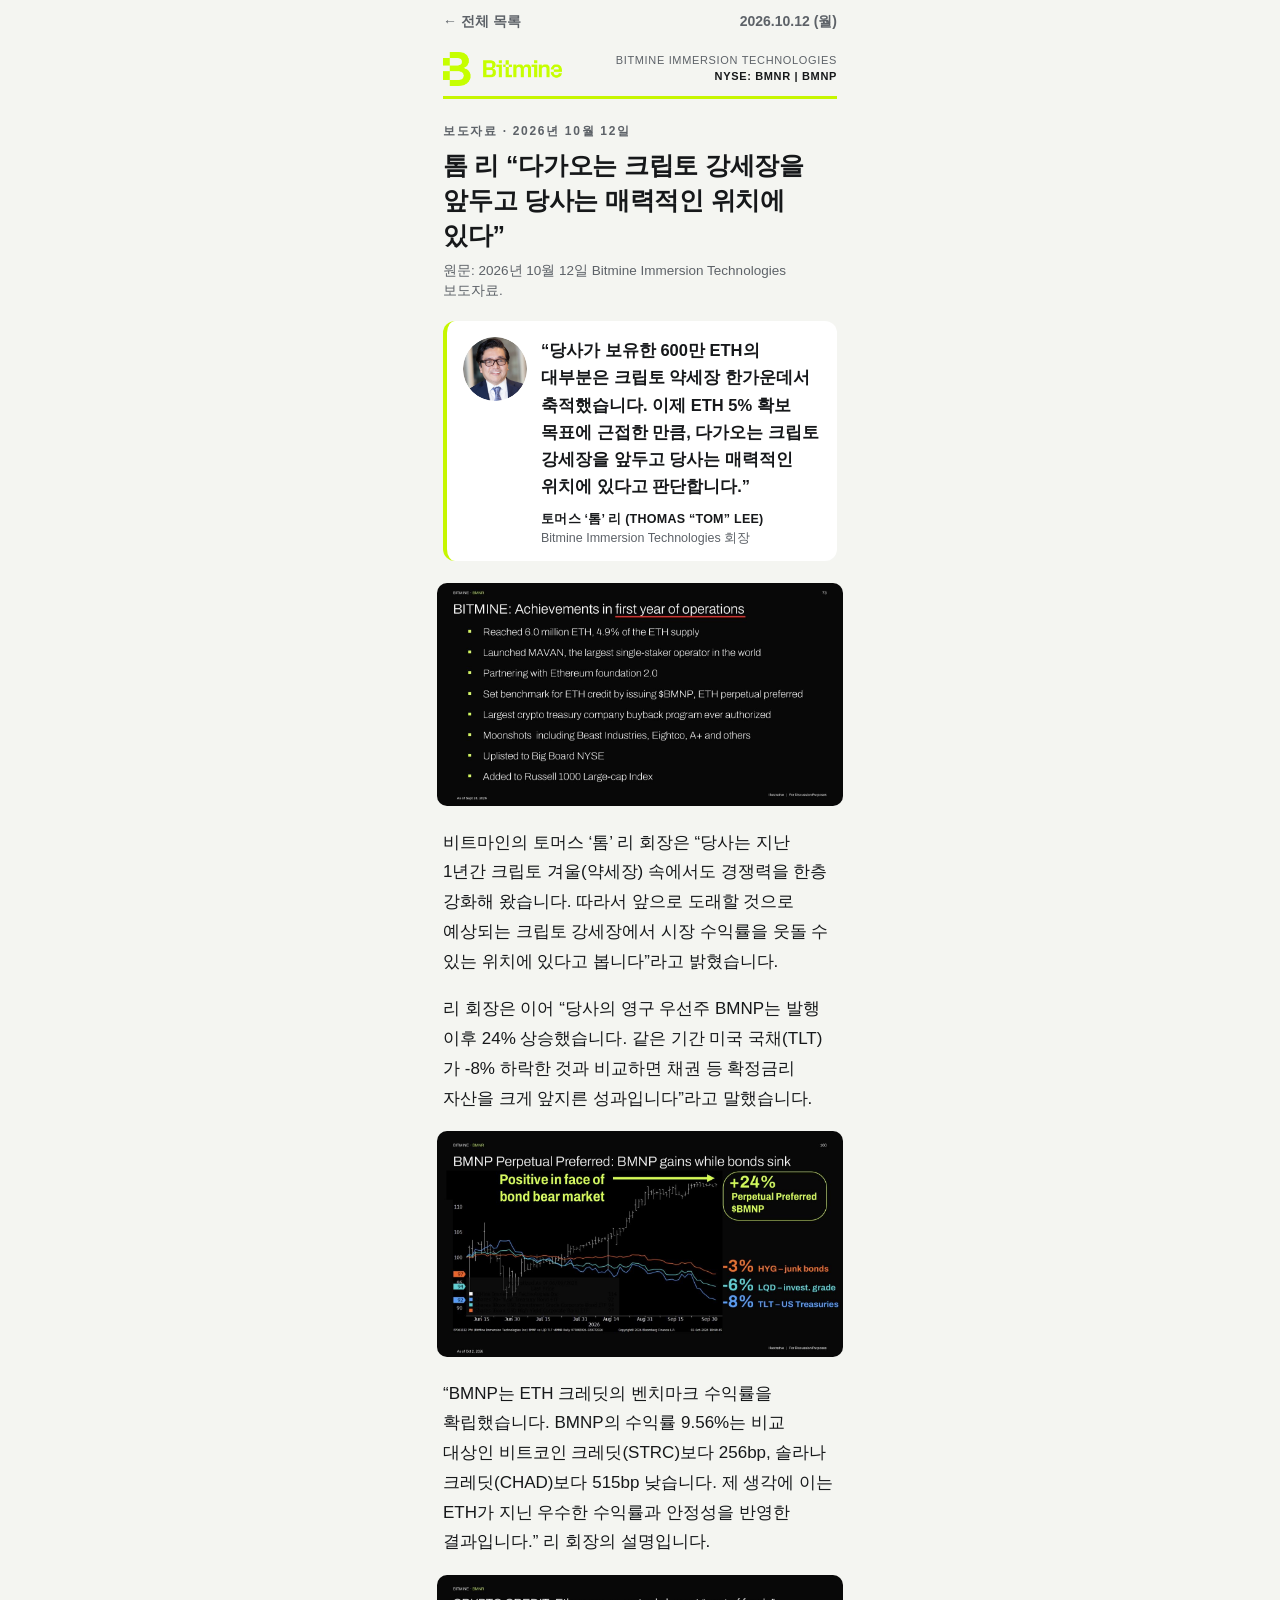
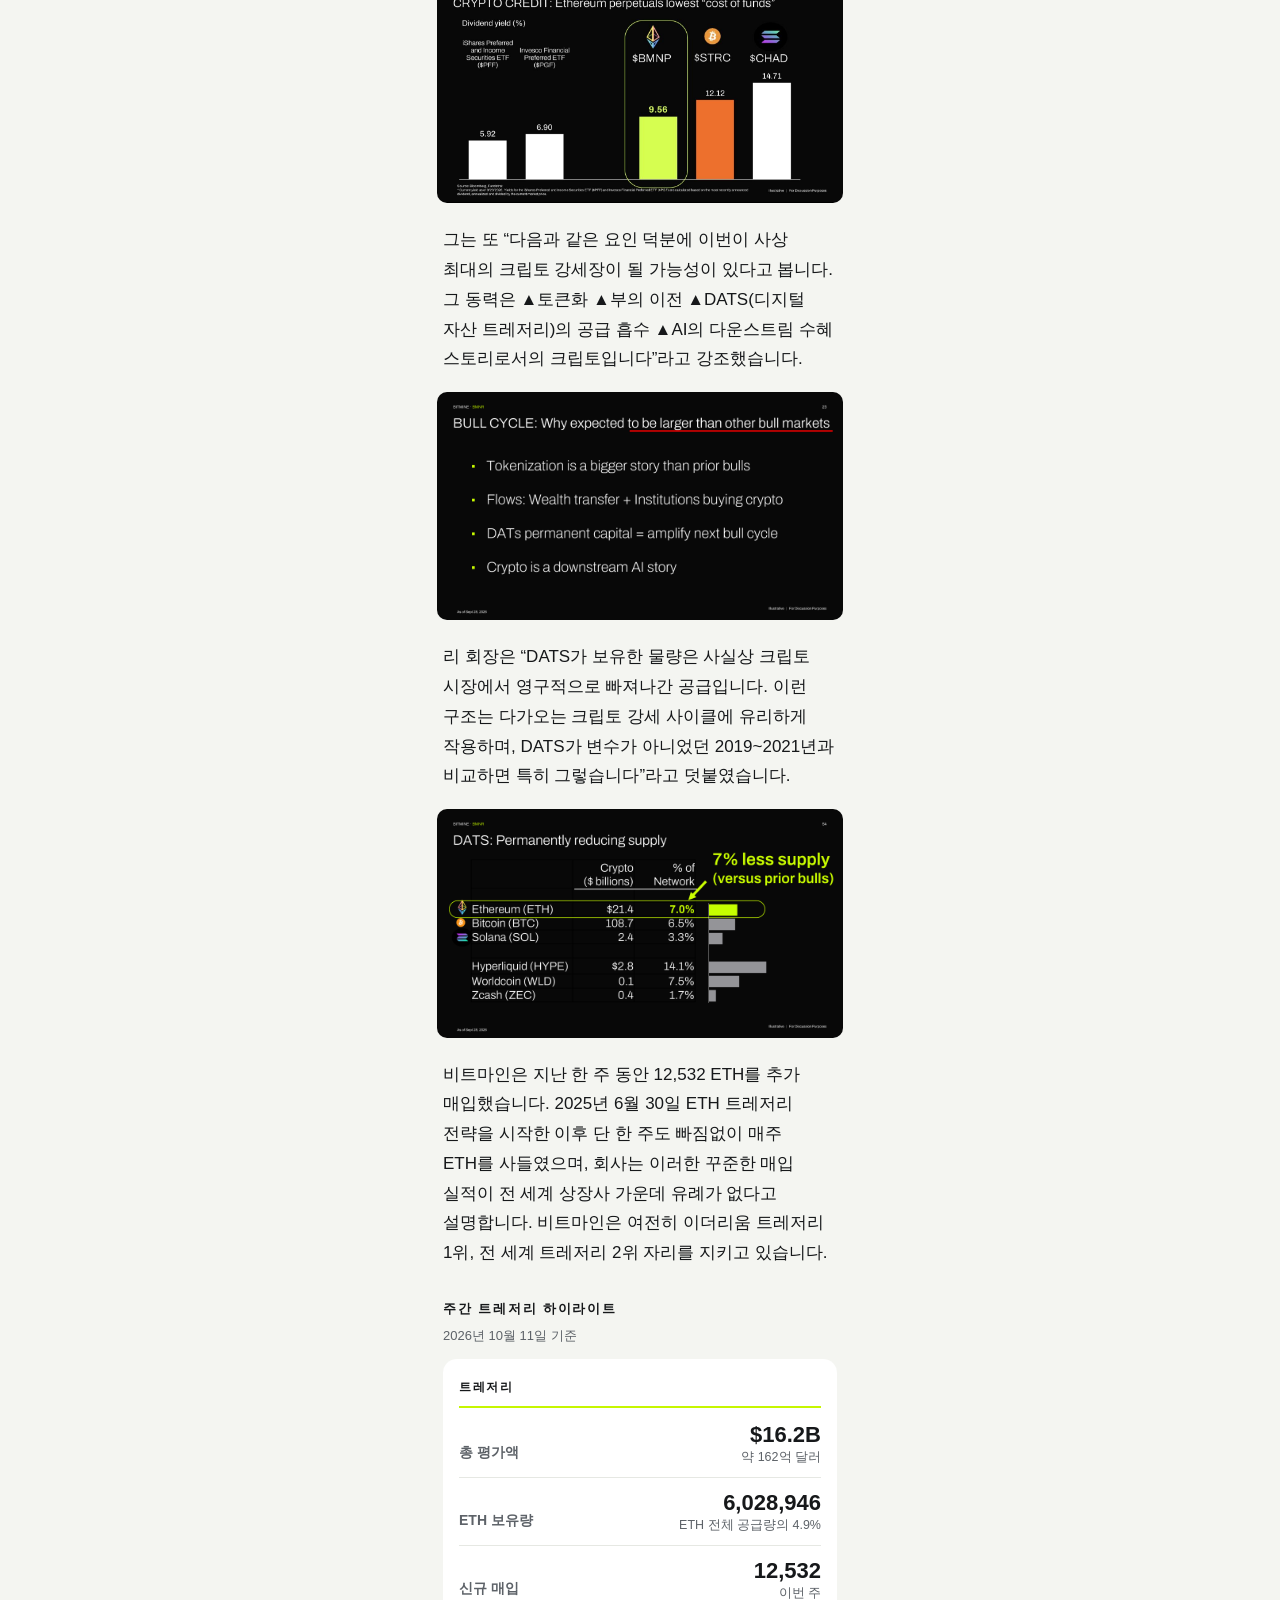
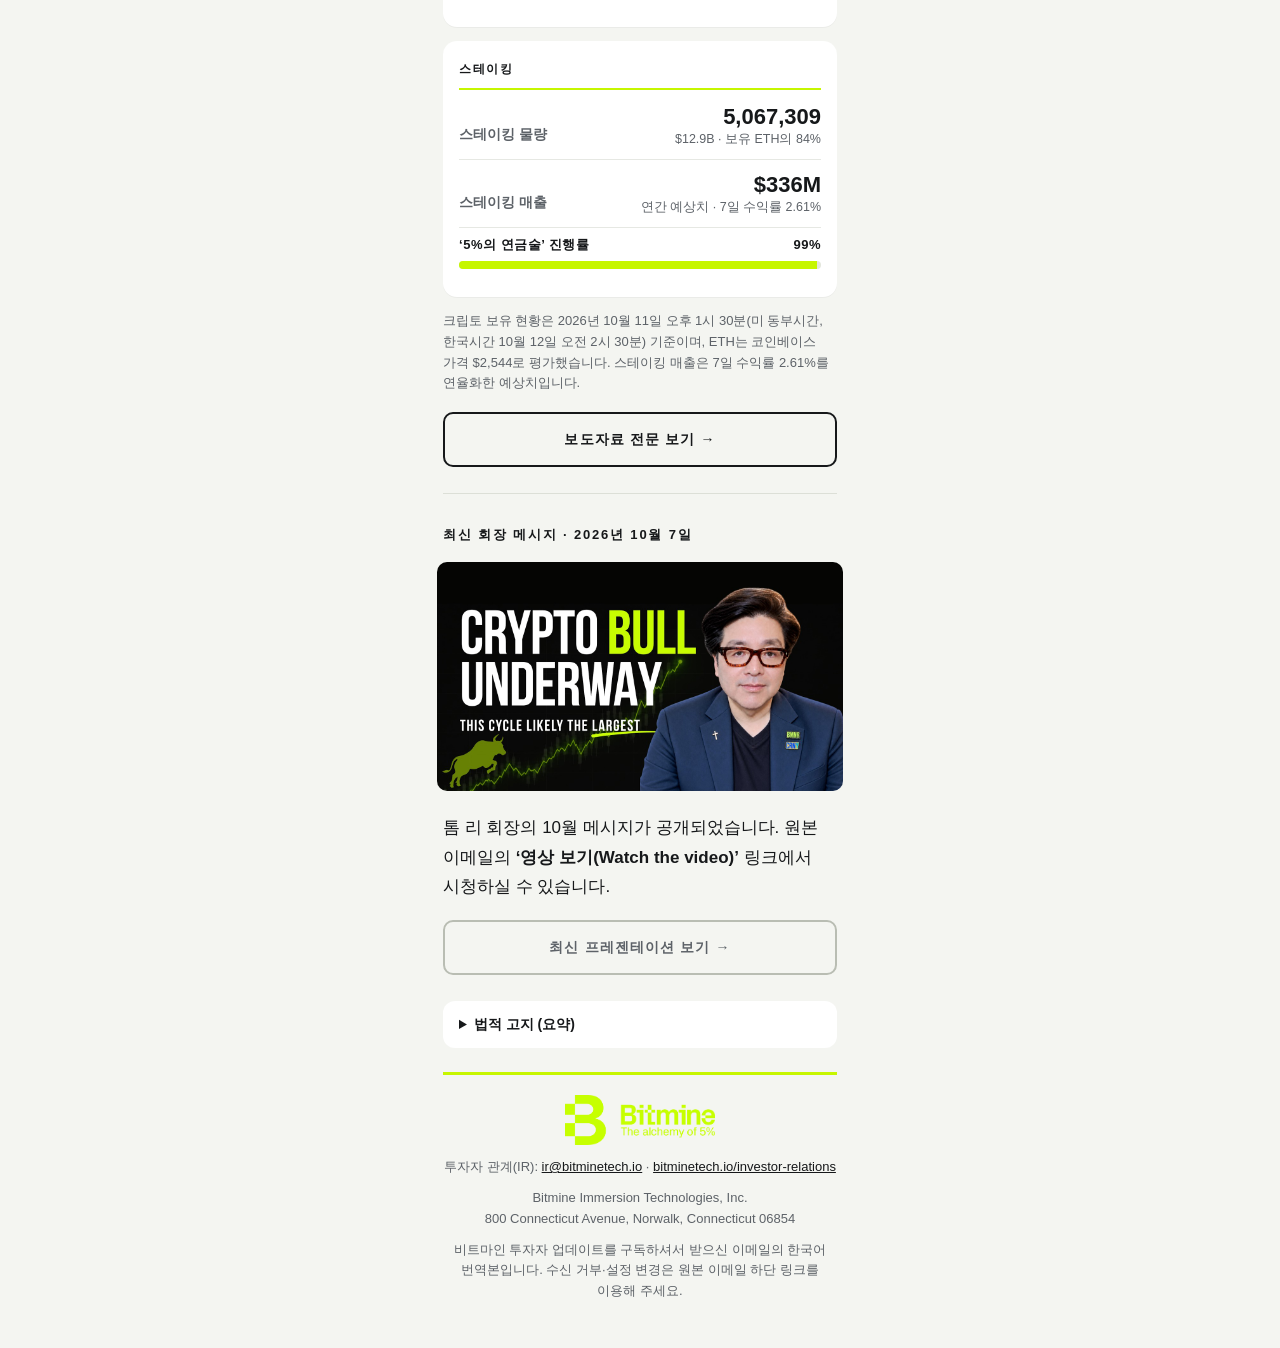
<file: p/2026-10-12.html>
<!DOCTYPE html>
<html lang="ko"><head><meta charset="utf-8">
<meta name="viewport" content="width=device-width, initial-scale=1, viewport-fit=cover">
<meta name="format-detection" content="telephone=no">
<title>톰 리: 다가오는 크립토 강세장을 앞두고 비트마인은 매력적인 위치에 있다 (2026.10.12)</title>
<style>
@page { size: 390px 844px; margin: 0; }
:root { --lime:#c6f600; --ink:#16181a; --sub:#5d6268; --line:#e6e8e3; --bg:#f4f5f1; }
* { box-sizing:border-box; }
html { -webkit-text-size-adjust:100%; }
body { margin:0; background:var(--bg); color:var(--ink);
  font-family:-apple-system, BlinkMacSystemFont, "Apple SD Gothic Neo", "Noto Sans KR", "Noto Sans CJK KR", "Malgun Gothic", sans-serif;
  font-size:17px; line-height:1.75; word-break:keep-all; overflow-wrap:break-word;
  -webkit-print-color-adjust:exact; print-color-adjust:exact; }
.wrap { max-width:430px; margin:0 auto; padding:20px 18px 36px; }
header.brand { display:flex; align-items:center; justify-content:space-between; padding-bottom:10px; border-bottom:3px solid var(--lime); }
header.brand img { height:34px; width:auto; }
.tick { font-size:11px; letter-spacing:.06em; color:var(--sub); text-align:right; line-height:1.4; }
.tick b { color:var(--ink); }
.kicker { margin:22px 0 6px; font-size:12px; font-weight:700; letter-spacing:.14em; color:var(--sub); }
h1 { font-size:25px; line-height:1.4; margin:0 0 8px; letter-spacing:-.01em; }
.src { font-size:13.5px; color:var(--sub); margin:0 0 20px; line-height:1.5; }
.lead { display:flex; gap:14px; align-items:flex-start; background:#fff; border-left:4px solid var(--lime); border-radius:12px; padding:16px 16px 14px; margin:0 0 22px; break-inside:avoid; }
.lead img { width:64px; height:64px; border-radius:50%; object-fit:cover; flex:none; }
.lead blockquote { margin:0; font-weight:700; font-size:16.5px; line-height:1.65; }
.lead .who { margin-top:10px; font-size:12.5px; line-height:1.45; color:var(--sub); }
.lead .who b { display:block; color:var(--ink); font-weight:600; letter-spacing:.02em; }
p { margin:0 0 18px; }
.q { color:var(--ink); }
figure { margin:4px -6px 22px; break-inside:avoid; }
figure img { display:block; width:100%; height:auto; border-radius:10px; }
h2 { font-size:13px; letter-spacing:.14em; font-weight:800; margin:30px 0 4px; }
.asof { font-size:13px; color:var(--sub); margin:0 0 12px; }
.card { background:#fff; border-radius:14px; padding:6px 16px 14px; margin:0 0 14px; box-shadow:0 1px 0 rgba(0,0,0,.04); break-inside:avoid; }
.card h3 { font-size:12px; letter-spacing:.14em; margin:12px 0 2px; padding-bottom:8px; border-bottom:2px solid var(--lime); }
.row { display:flex; justify-content:space-between; align-items:flex-end; gap:10px; padding:11px 0; border-bottom:1px solid var(--line); }
.row:last-child { border-bottom:0; }
.row .k { font-size:14px; color:var(--sub); font-weight:600; padding-bottom:2px; }
.row .v { text-align:right; font-size:22px; font-weight:800; line-height:1.25; font-variant-numeric:tabular-nums; }
.row .v small { display:block; font-size:12.5px; font-weight:400; color:var(--sub); line-height:1.4; }
.prog { margin:6px 0 4px; font-size:13px; font-weight:700; letter-spacing:.04em; display:flex; justify-content:space-between; }
.bar { height:8px; border-radius:4px; background:#e3e6dc; overflow:hidden; margin-bottom:14px; }
.bar i { display:block; height:100%; width:99%; background:var(--lime); }
.note { font-size:13px; line-height:1.6; color:var(--sub); margin:0 0 18px; }
.btn { display:block; text-align:center; text-decoration:none; color:var(--ink); font-weight:800; font-size:14px; letter-spacing:.08em; border:2px solid var(--ink); border-radius:10px; padding:13px 10px; margin:4px 0 26px; }
.btn.alt { border-color:#b9bdb3; color:var(--sub); }
hr { border:0; border-top:1px solid #dcdfd7; margin:26px 0; }
a { color:var(--ink); }
details { background:#fff; border-radius:12px; padding:12px 16px; font-size:14px; line-height:1.65; color:#3d4247; margin:8px 0 24px; break-inside:avoid; }
summary { font-weight:700; cursor:pointer; color:var(--ink); }
details ul { padding-left:18px; margin:10px 0 4px; }
details li { margin-bottom:8px; }
footer { text-align:center; font-size:13px; line-height:1.6; color:var(--sub); border-top:3px solid var(--lime); padding-top:20px; break-inside:avoid; }
footer img { width:150px; height:auto; margin:0 auto 12px; display:block; }
footer p { margin:0 0 10px; }
@media print { details > *:not(summary) { display:block; } .wrap { padding-top:16px; } }
</style><meta name="robots" content="noindex,nofollow,noarchive,nosnippet"><meta name="googlebot" content="noindex,nofollow"><meta name="referrer" content="no-referrer"><meta name="color-scheme" content="light dark"><link rel="stylesheet" href="../post.css"></head>
<body><nav class="bm-top"><a href="../">← 전체 목록</a><span>2026.10.12 (월)</span></nav><div class="wrap">

<header class="brand">
  <img src="2026-10-12/01.png" alt="Bitmine">
  <div class="tick">BITMINE IMMERSION TECHNOLOGIES<br><b>NYSE: BMNR | BMNP</b></div>
</header>

<div class="kicker">보도자료 · 2026년 10월 12일</div>
<h1>톰 리 “다가오는 크립토 강세장을 앞두고 당사는 매력적인 위치에 있다”</h1>
<p class="src">원문: 2026년 10월 12일 Bitmine Immersion Technologies 보도자료.</p>

<div class="lead">
  <img src="2026-10-12/02.png" alt="톰 리 회장">
  <div>
    <blockquote>“당사가 보유한 600만 ETH의 대부분은 크립토 약세장 한가운데서 축적했습니다. 이제 ETH 5% 확보 목표에 근접한 만큼, 다가오는 크립토 강세장을 앞두고 당사는 매력적인 위치에 있다고 판단합니다.”</blockquote>
    <div class="who"><b>토머스 ‘톰’ 리 (THOMAS “TOM” LEE)</b>Bitmine Immersion Technologies 회장</div>
  </div>
</div>

<figure><img src="2026-10-12/03.png" alt="비트마인: 운영 첫해의 주요 성과"></figure>

<p>비트마인의 토머스 ‘톰’ 리 회장은 “당사는 지난 1년간 크립토 겨울(약세장) 속에서도 경쟁력을 한층 강화해 왔습니다. 따라서 앞으로 도래할 것으로 예상되는 크립토 강세장에서 시장 수익률을 웃돌 수 있는 위치에 있다고 봅니다”라고 밝혔습니다.</p>

<p>리 회장은 이어 “당사의 영구 우선주 BMNP는 발행 이후 24% 상승했습니다. 같은 기간 미국 국채(TLT)가 -8% 하락한 것과 비교하면 채권 등 확정금리 자산을 크게 앞지른 성과입니다”라고 말했습니다.</p>

<figure><img src="2026-10-12/04.png" alt="BMNP 영구 우선주: 채권 하락 속에서도 BMNP는 상승 (차트)"></figure>

<p>“BMNP는 ETH 크레딧의 벤치마크 수익률을 확립했습니다. BMNP의 수익률 9.56%는 비교 대상인 비트코인 크레딧(STRC)보다 256bp, 솔라나 크레딧(CHAD)보다 515bp 낮습니다. 제 생각에 이는 ETH가 지닌 우수한 수익률과 안정성을 반영한 결과입니다.” 리 회장의 설명입니다.</p>

<figure><img src="2026-10-12/05.png" alt="크립토 크레딧: 이더리움 영구 우선주의 자금 조달 비용이 가장 낮음 (차트)"></figure>

<p>그는 또 “다음과 같은 요인 덕분에 이번이 사상 최대의 크립토 강세장이 될 가능성이 있다고 봅니다. 그 동력은 ▲토큰화 ▲부의 이전 ▲DATS(디지털 자산 트레저리)의 공급 흡수 ▲AI의 다운스트림 수혜 스토리로서의 크립토입니다”라고 강조했습니다.</p>

<figure><img src="2026-10-12/06.png" alt="강세 사이클: 이번 강세장이 이전 강세장보다 더 클 것으로 보는 이유"></figure>

<p>리 회장은 “DATS가 보유한 물량은 사실상 크립토 시장에서 영구적으로 빠져나간 공급입니다. 이런 구조는 다가오는 크립토 강세 사이클에 유리하게 작용하며, DATS가 변수가 아니었던 2019~2021년과 비교하면 특히 그렇습니다”라고 덧붙였습니다.</p>

<figure><img src="2026-10-12/07.png" alt="DATS: 공급량을 영구적으로 줄이다 (표)"></figure>

<p>비트마인은 지난 한 주 동안 12,532 ETH를 추가 매입했습니다. 2025년 6월 30일 ETH 트레저리 전략을 시작한 이후 단 한 주도 빠짐없이 매주 ETH를 사들였으며, 회사는 이러한 꾸준한 매입 실적이 전 세계 상장사 가운데 유례가 없다고 설명합니다. 비트마인은 여전히 이더리움 트레저리 1위, 전 세계 트레저리 2위 자리를 지키고 있습니다.</p>

<h2>주간 트레저리 하이라이트</h2>
<div class="asof">2026년 10월 11일 기준</div>

<div class="card">
  <h3>트레저리</h3>
  <div class="row"><span class="k">총 평가액</span><span class="v">$16.2B<small>약 162억 달러</small></span></div>
  <div class="row"><span class="k">ETH 보유량</span><span class="v">6,028,946<small>ETH 전체 공급량의 4.9%</small></span></div>
  <div class="row"><span class="k">신규 매입</span><span class="v">12,532<small>이번 주</small></span></div>
</div>
<div class="card">
  <h3>스테이킹</h3>
  <div class="row"><span class="k">스테이킹 물량</span><span class="v">5,067,309<small>$12.9B · 보유 ETH의 84%</small></span></div>
  <div class="row"><span class="k">스테이킹 매출</span><span class="v">$336M<small>연간 예상치 · 7일 수익률 2.61%</small></span></div>
  <div class="prog"><span>‘5%의 연금술’ 진행률</span><span>99%</span></div>
  <div class="bar"><i></i></div>
</div>
<p class="note">크립토 보유 현황은 2026년 10월 11일 오후 1시 30분(미 동부시간, 한국시간 10월 12일 오전 2시 30분) 기준이며, ETH는 코인베이스 가격 $2,544로 평가했습니다. 스테이킹 매출은 7일 수익률 2.61%를 연율화한 예상치입니다.</p>

<a class="btn" href="https://bitminetech.io/investor-relations">보도자료 전문 보기 →</a>

<hr>

<h2>최신 회장 메시지 · 2026년 10월 7일</h2>
<div style="height:8px"></div>
<figure><img src="2026-10-12/08.jpg" alt="크립토 강세장 진행 중 — 이번 사이클, 역대 최대 가능성 (영상 썸네일)"></figure>
<p>톰 리 회장의 10월 메시지가 공개되었습니다. 원본 이메일의 <b>‘영상 보기(Watch the video)’</b> 링크에서 시청하실 수 있습니다.</p>
<a class="btn alt" href="https://bitminetech.io/investor-relations">최신 프레젠테이션 보기 →</a>

<details>
  <summary>법적 고지 (요약)</summary>
  <ul>
    <li>본 이메일은 정보 제공 목적으로만 작성되었으며, 증권의 매도 청약이나 매수 권유가 아니고 투자·재무·세무·법률 자문으로 해석되어서는 안 됩니다.</li>
    <li>투자 결정 전 미국 SEC에 제출된 Form 10-K, 10-Q 등 비트마인의 공시 자료(www.sec.gov)를 검토하고 재무·법률 전문가와 상담하시기 바랍니다.</li>
    <li>본 자료에는 1995년 미국 증권민사소송개혁법상 ‘미래예측진술’이 포함되어 있습니다. 주요 내용: ETH 총공급량 5% 확보 목표(‘5%의 연금술’), ETH 매입의 속도·지속 여부 및 ETH 매입이 대부분 마무리되었다는 경영진 발언, 연간 약 4억 달러 규모의 스테이킹 보상(규모 확대 시)과 약 3억 3,600만 달러의 스테이킹 매출 전망(7일 후행 수익률 기준으로 향후와 다를 수 있음), MAVAN의 기관 대상 확장, 크립토 강세장 및 토큰화·부의 이전·DAT 공급 흡수·AI의 영향에 대한 전망, 회사의 경쟁력과 초과 성과 전망, BMNP(시리즈 A 영구 우선주)에 대한 견해, 부의 이전 추정치, GENIUS Act와 SEC ‘Project Crypto’의 영향, 보유 크립토·현금·유가증권·‘문샷’ 자산의 향후 가치 등.</li>
    <li>이러한 진술은 경영진의 현재 기대와 가정에 근거하며, Form 10-K의 위험 요인 등으로 인해 실제 결과가 크게 달라질 수 있습니다. 회사는 법령상 요구되는 경우를 제외하고 이를 갱신할 의무가 없습니다.</li>
  </ul>
</details>

<footer>
  <img src="2026-10-12/09.png" alt="Bitmine — The alchemy of 5%">
  <p>투자자 관계(IR): <a href="mailto:ir@bitminetech.io">ir@bitminetech.io</a> · <a href="https://bitminetech.io/investor-relations">bitminetech.io/investor-relations</a></p>
  <p>Bitmine Immersion Technologies, Inc.<br>800 Connecticut Avenue, Norwalk, Connecticut 06854</p>
  <p>비트마인 투자자 업데이트를 구독하셔서 받으신 이메일의 한국어 번역본입니다. 수신 거부·설정 변경은 원본 이메일 하단 링크를 이용해 주세요.</p>
</footer>

</div></body></html>
</file>
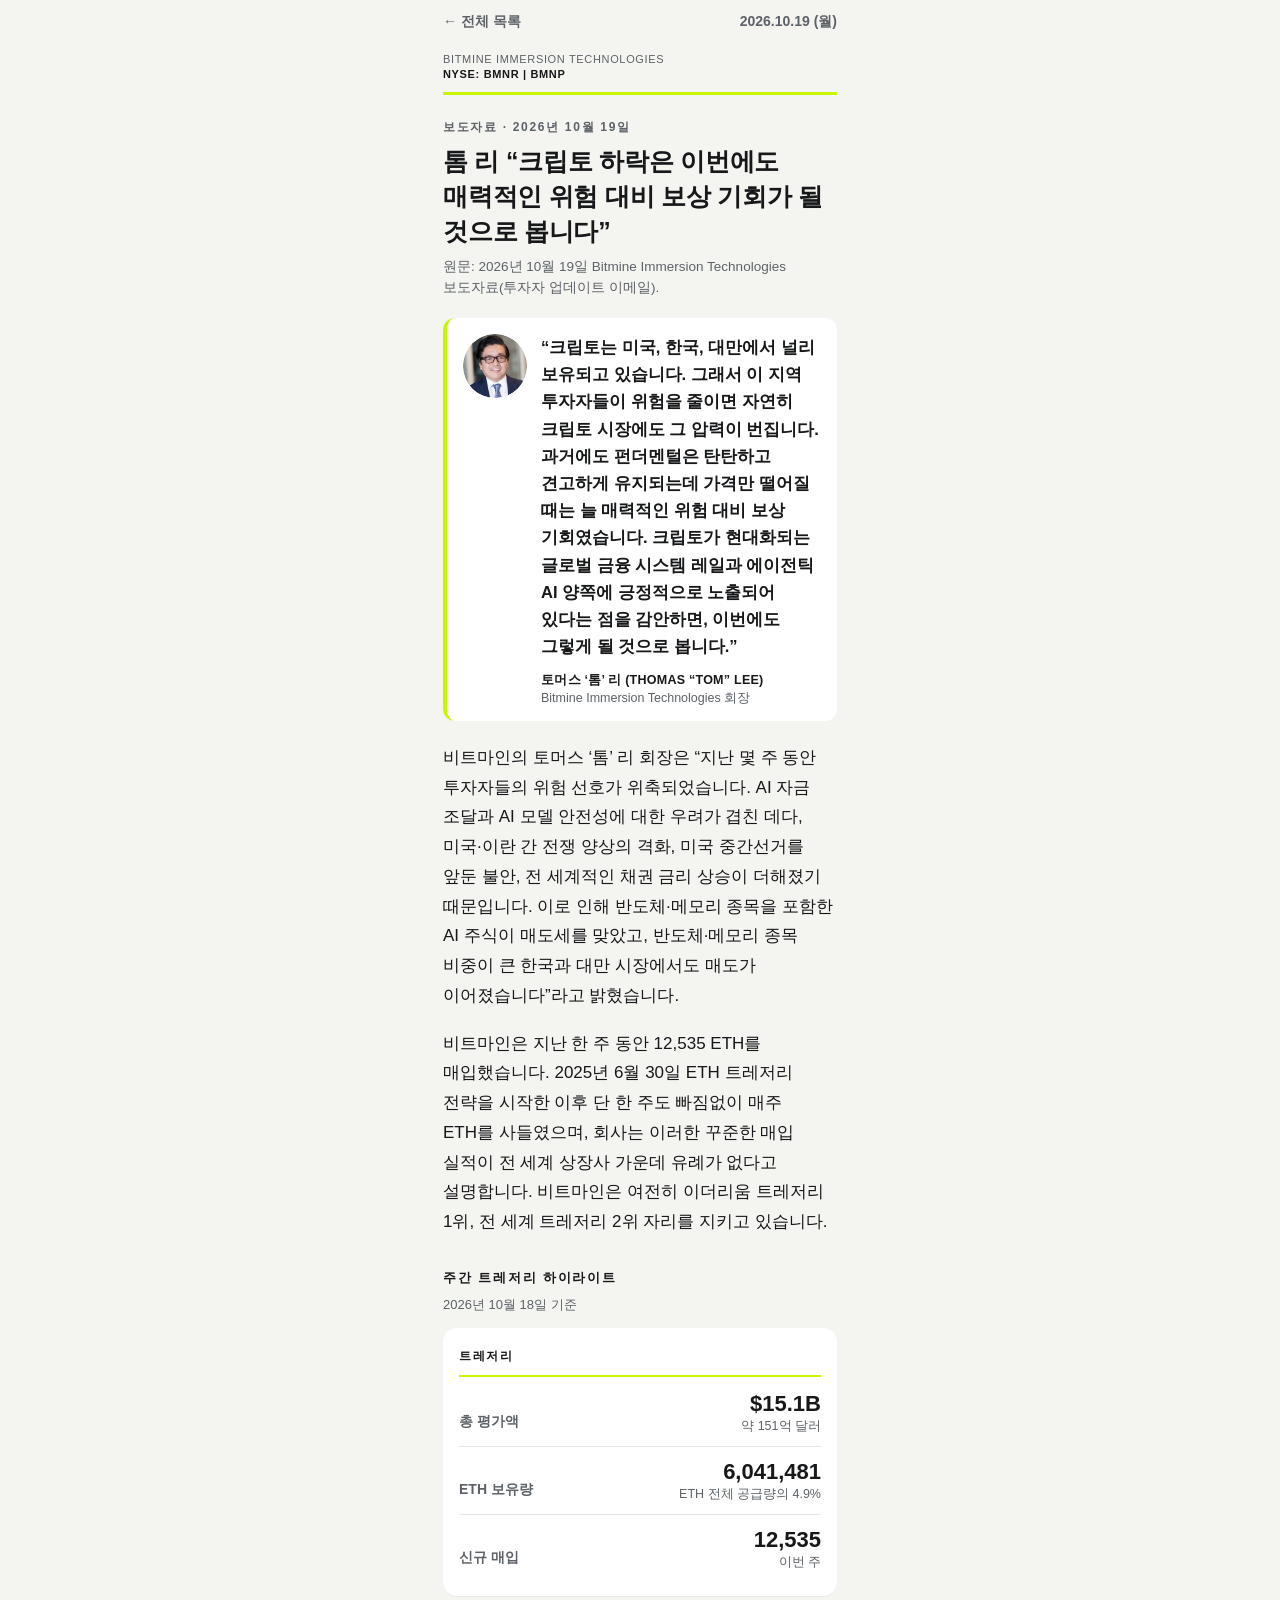
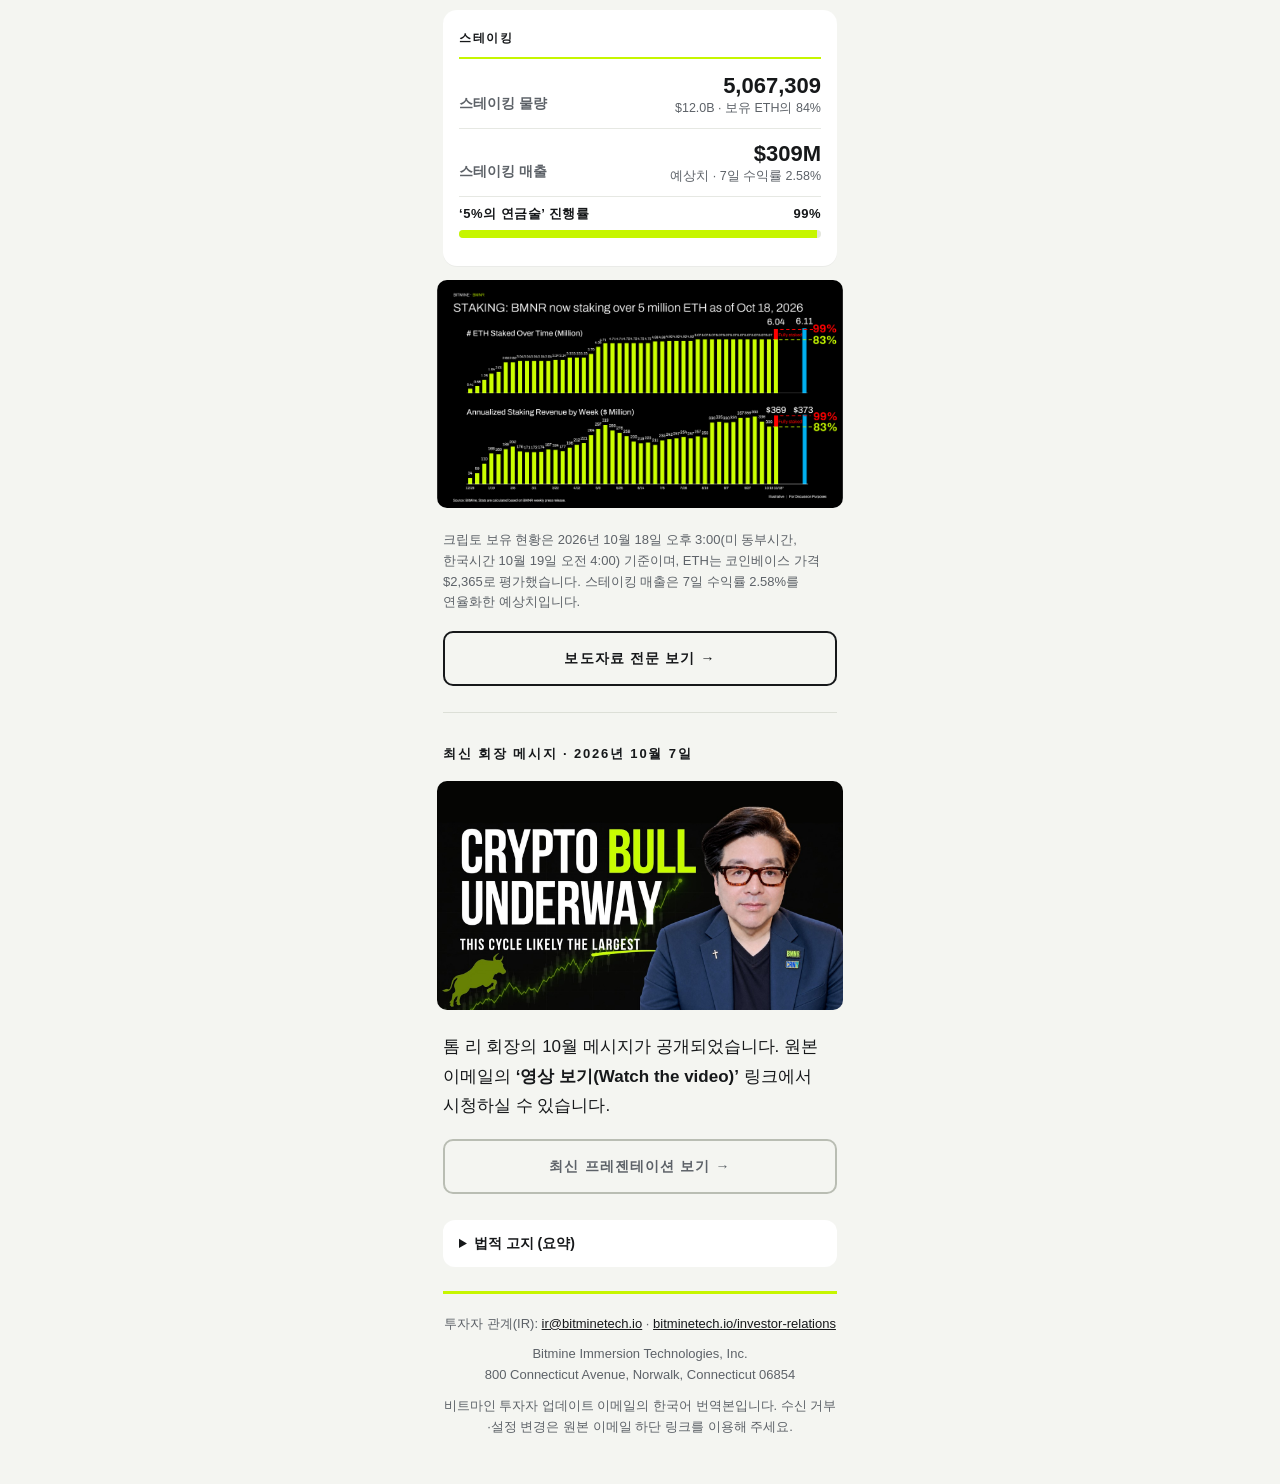
<file: p/2026-10-19.html>
<!DOCTYPE html>
<html lang="ko"><head><meta charset="utf-8">
<meta name="viewport" content="width=device-width, initial-scale=1, viewport-fit=cover">
<meta name="format-detection" content="telephone=no">
<title>톰 리: 크립토 하락은 이번에도 매력적인 위험 대비 보상 기회가 될 것 (2026.10.19)</title>
<style>
@page { size: 390px 844px; margin: 0; }
:root { --lime:#c6f600; --ink:#16181a; --sub:#5d6268; --line:#e6e8e3; --bg:#f4f5f1; }
* { box-sizing:border-box; }
html { -webkit-text-size-adjust:100%; }
body { margin:0; background:var(--bg); color:var(--ink);
  font-family:-apple-system, BlinkMacSystemFont, "Apple SD Gothic Neo", "Noto Sans KR", "Noto Sans CJK KR", "Malgun Gothic", sans-serif;
  font-size:17px; line-height:1.75; word-break:keep-all; overflow-wrap:break-word;
  -webkit-print-color-adjust:exact; print-color-adjust:exact; }
.wrap { max-width:430px; margin:0 auto; padding:20px 18px 36px; }
header.brand { display:flex; align-items:center; justify-content:space-between; padding-bottom:10px; border-bottom:3px solid var(--lime); }
header.brand img { height:34px; width:auto; }
.tick { font-size:11px; letter-spacing:.06em; color:var(--sub); text-align:right; line-height:1.4; }
.tick b { color:var(--ink); }
.kicker { margin:22px 0 6px; font-size:12px; font-weight:700; letter-spacing:.14em; color:var(--sub); }
h1 { font-size:25px; line-height:1.4; margin:0 0 8px; letter-spacing:-.01em; }
.src { font-size:13.5px; color:var(--sub); margin:0 0 20px; line-height:1.5; }
.lead { display:flex; gap:14px; align-items:flex-start; background:#fff; border-left:4px solid var(--lime); border-radius:12px; padding:16px 16px 14px; margin:0 0 22px; break-inside:avoid; }
.lead img { width:64px; height:64px; border-radius:50%; object-fit:cover; flex:none; }
.lead blockquote { margin:0; font-weight:700; font-size:16.5px; line-height:1.65; }
.lead .who { margin-top:10px; font-size:12.5px; line-height:1.45; color:var(--sub); }
.lead .who b { display:block; color:var(--ink); font-weight:600; letter-spacing:.02em; }
p { margin:0 0 18px; }
.q { color:var(--ink); }
figure { margin:4px -6px 22px; break-inside:avoid; }
figure img { display:block; width:100%; height:auto; border-radius:10px; }
h2 { font-size:13px; letter-spacing:.14em; font-weight:800; margin:30px 0 4px; }
.asof { font-size:13px; color:var(--sub); margin:0 0 12px; }
.card { background:#fff; border-radius:14px; padding:6px 16px 14px; margin:0 0 14px; box-shadow:0 1px 0 rgba(0,0,0,.04); break-inside:avoid; }
.card h3 { font-size:12px; letter-spacing:.14em; margin:12px 0 2px; padding-bottom:8px; border-bottom:2px solid var(--lime); }
.row { display:flex; justify-content:space-between; align-items:flex-end; gap:10px; padding:11px 0; border-bottom:1px solid var(--line); }
.row:last-child { border-bottom:0; }
.row .k { font-size:14px; color:var(--sub); font-weight:600; padding-bottom:2px; }
.row .v { text-align:right; font-size:22px; font-weight:800; line-height:1.25; font-variant-numeric:tabular-nums; }
.row .v small { display:block; font-size:12.5px; font-weight:400; color:var(--sub); line-height:1.4; }
.prog { margin:6px 0 4px; font-size:13px; font-weight:700; letter-spacing:.04em; display:flex; justify-content:space-between; }
.bar { height:8px; border-radius:4px; background:#e3e6dc; overflow:hidden; margin-bottom:14px; }
.bar i { display:block; height:100%; width:99%; background:var(--lime); }
.note { font-size:13px; line-height:1.6; color:var(--sub); margin:0 0 18px; }
.btn { display:block; text-align:center; text-decoration:none; color:var(--ink); font-weight:800; font-size:14px; letter-spacing:.08em; border:2px solid var(--ink); border-radius:10px; padding:13px 10px; margin:4px 0 26px; }
.btn.alt { border-color:#b9bdb3; color:var(--sub); }
hr { border:0; border-top:1px solid #dcdfd7; margin:26px 0; }
a { color:var(--ink); }
details { background:#fff; border-radius:12px; padding:12px 16px; font-size:14px; line-height:1.65; color:#3d4247; margin:8px 0 24px; break-inside:avoid; }
summary { font-weight:700; cursor:pointer; color:var(--ink); }
details ul { padding-left:18px; margin:10px 0 4px; }
details li { margin-bottom:8px; }
footer { text-align:center; font-size:13px; line-height:1.6; color:var(--sub); border-top:3px solid var(--lime); padding-top:20px; break-inside:avoid; }
footer img { width:150px; height:auto; margin:0 auto 12px; display:block; }
footer p { margin:0 0 10px; }
@media print { details > *:not(summary) { display:block; } .wrap { padding-top:16px; } }
</style><meta name="robots" content="noindex,nofollow,noarchive,nosnippet"><meta name="googlebot" content="noindex,nofollow"><meta name="referrer" content="no-referrer"><meta name="color-scheme" content="light dark"><link rel="stylesheet" href="../post.css"></head>
<body><nav class="bm-top"><a href="../">← 전체 목록</a><span>2026.10.19 (월)</span></nav><div class="wrap">

<header class="brand">
  <div class="tick" style="text-align:left">BITMINE IMMERSION TECHNOLOGIES<br><b>NYSE: BMNR | BMNP</b></div>
</header>

<div class="kicker">보도자료 · 2026년 10월 19일</div>
<h1>톰 리 “크립토 하락은 이번에도 매력적인 위험 대비 보상 기회가 될 것으로 봅니다”</h1>
<p class="src">원문: 2026년 10월 19일 Bitmine Immersion Technologies 보도자료(투자자 업데이트 이메일).</p>

<div class="lead">
  <img src="2026-10-19/img1.png" alt="Thomas &quot;Tom&quot; Lee">
  <div>
    <blockquote>“크립토는 미국, 한국, 대만에서 널리 보유되고 있습니다. 그래서 이 지역 투자자들이 위험을 줄이면 자연히 크립토 시장에도 그 압력이 번집니다. 과거에도 펀더멘털은 탄탄하고 견고하게 유지되는데 가격만 떨어질 때는 늘 매력적인 위험 대비 보상 기회였습니다. 크립토가 현대화되는 글로벌 금융 시스템 레일과 에이전틱 AI 양쪽에 긍정적으로 노출되어 있다는 점을 감안하면, 이번에도 그렇게 될 것으로 봅니다.”</blockquote>
    <div class="who"><b>토머스 ‘톰’ 리 (THOMAS “TOM” LEE)</b>Bitmine Immersion Technologies 회장</div>
  </div>
</div>

<p>비트마인의 토머스 ‘톰’ 리 회장은 “지난 몇 주 동안 투자자들의 위험 선호가 위축되었습니다. AI 자금 조달과 AI 모델 안전성에 대한 우려가 겹친 데다, 미국·이란 간 전쟁 양상의 격화, 미국 중간선거를 앞둔 불안, 전 세계적인 채권 금리 상승이 더해졌기 때문입니다. 이로 인해 반도체·메모리 종목을 포함한 AI 주식이 매도세를 맞았고, 반도체·메모리 종목 비중이 큰 한국과 대만 시장에서도 매도가 이어졌습니다”라고 밝혔습니다.</p>

<p>비트마인은 지난 한 주 동안 12,535 ETH를 매입했습니다. 2025년 6월 30일 ETH 트레저리 전략을 시작한 이후 단 한 주도 빠짐없이 매주 ETH를 사들였으며, 회사는 이러한 꾸준한 매입 실적이 전 세계 상장사 가운데 유례가 없다고 설명합니다. 비트마인은 여전히 이더리움 트레저리 1위, 전 세계 트레저리 2위 자리를 지키고 있습니다.</p>

<h2>주간 트레저리 하이라이트</h2>
<div class="asof">2026년 10월 18일 기준</div>

<div class="card">
  <h3>트레저리</h3>
  <div class="row"><span class="k">총 평가액</span><span class="v">$15.1B<small>약 151억 달러</small></span></div>
  <div class="row"><span class="k">ETH 보유량</span><span class="v">6,041,481<small>ETH 전체 공급량의 4.9%</small></span></div>
  <div class="row"><span class="k">신규 매입</span><span class="v">12,535<small>이번 주</small></span></div>
</div>
<div class="card">
  <h3>스테이킹</h3>
  <div class="row"><span class="k">스테이킹 물량</span><span class="v">5,067,309<small>$12.0B · 보유 ETH의 84%</small></span></div>
  <div class="row"><span class="k">스테이킹 매출</span><span class="v">$309M<small>예상치 · 7일 수익률 2.58%</small></span></div>
  <div class="prog"><span>‘5%의 연금술’ 진행률</span><span>99%</span></div>
  <div class="bar"><i></i></div>
</div>
<figure><img src="2026-10-19/img2.png" alt="STAKING: BMNR now staking over 5 million ETH as of Oct 18, 2026"></figure>
<p class="note">크립토 보유 현황은 2026년 10월 18일 오후 3:00(미 동부시간, 한국시간 10월 19일 오전 4:00) 기준이며, ETH는 코인베이스 가격 $2,365로 평가했습니다. 스테이킹 매출은 7일 수익률 2.58%를 연율화한 예상치입니다.</p>

<a class="btn" href="https://bitminetech.io/investor-relations">보도자료 전문 보기 →</a>

<hr>

<h2>최신 회장 메시지 · 2026년 10월 7일</h2>
<div style="height:8px"></div>
<figure><img src="2026-10-19/img3.png" alt="Crypto Bull Underway — This Cycle Likely the Largest"></figure>
<p>톰 리 회장의 10월 메시지가 공개되었습니다. 원본 이메일의 <b>‘영상 보기(Watch the video)’</b> 링크에서 시청하실 수 있습니다.</p>
<a class="btn alt" href="https://bitminetech.io/investor-relations">최신 프레젠테이션 보기 →</a>

<details>
  <summary>법적 고지 (요약)</summary>
  <ul>
    <li>본 이메일은 정보 제공 목적으로만 작성되었으며, 증권의 매도 청약이나 매수 권유가 아니고 투자·재무·세무·법률 자문으로 해석되어서는 안 됩니다.</li>
    <li>투자 결정 전 미국 SEC에 제출된 Form 10-K, 10-Q 등 비트마인의 공시 자료(www.sec.gov)를 검토하고 재무·법률 전문가와 상담하시기 바랍니다.</li>
    <li>본 자료에는 1995년 미국 증권민사소송개혁법상 ‘미래예측진술’이 포함되어 있습니다. 주요 내용: ETH 총공급량 5% 확보 목표(‘5%의 연금술’), 매주 이어지는 ETH 매입과 세계 최대 ETH 트레저리 지위를 포함한 디지털 자산 축적·트레저리 전략, 연간 약 3억 6,900만 달러($369 million) 규모의 ETH 스테이킹 보상(MAVAN과 스테이킹 파트너를 통해 전부 스테이킹 시, 규모 확대 시)과 현재 연간 약 3억 900만 달러($309 million)의 스테이킹 매출 전망, MAVAN의 기관 투자자·수탁 기관·생태계 파트너 대상 확장, 크립토 강세장과 이번 사이클이 역대 최대일 가능성·최근 가격 하락이 매력적인 위험 대비 보상 기회라는 판단·강세장에서의 초과 성과 등 시장 상황에 대한 견해, 투자자 위험 선호·AI 자금 조달과 AI 모델 안전성·지정학적 사건·미국 중간선거·채권 금리·한국·대만 시장 상황이 크립토 시장에 미치는 영향과 글로벌 금융 시스템 레일·에이전틱 AI에 대한 크립토의 노출에 관한 견해, GENIUS Act와 SEC ‘Project Crypto’의 영향, Eightco Holdings 투자를 통한 OpenAI 간접 노출을 포함한 보유 크립토·현금·유가증권·‘문샷’ 자산의 가치 등.</li>
    <li>이러한 진술은 경영진의 현재 기대와 가정에 근거하며, Form 10-K의 위험 요인 등으로 인해 실제 결과가 크게 달라질 수 있습니다. 회사는 법령상 요구되는 경우를 제외하고 이를 갱신할 의무가 없습니다.</li>
  </ul>
</details>

<footer>
  <p>투자자 관계(IR): <a href="mailto:ir@bitminetech.io">ir@bitminetech.io</a> · <a href="https://bitminetech.io/investor-relations">bitminetech.io/investor-relations</a></p>
  <p>Bitmine Immersion Technologies, Inc.<br>800 Connecticut Avenue, Norwalk, Connecticut 06854</p>
  <p>비트마인 투자자 업데이트 이메일의 한국어 번역본입니다. 수신 거부·설정 변경은 원본 이메일 하단 링크를 이용해 주세요.</p>
</footer>

</div></body></html>
</file>
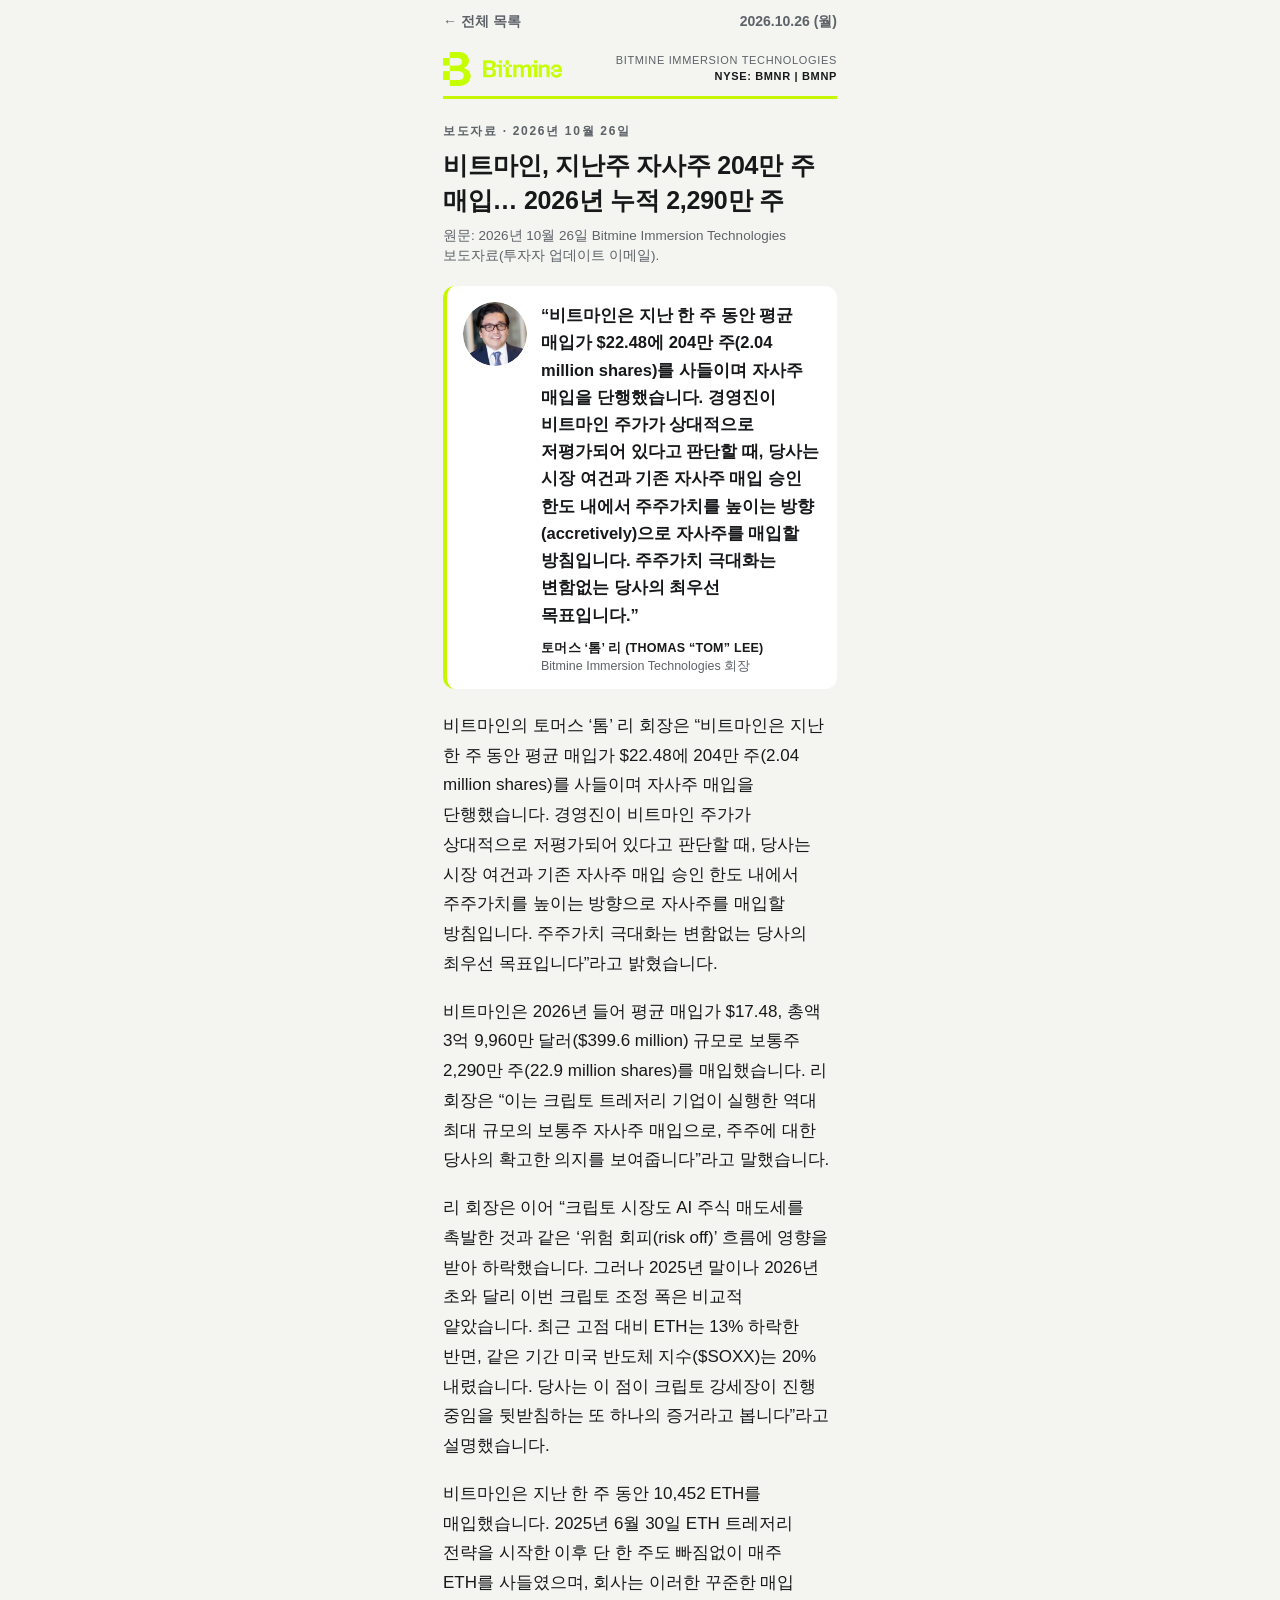
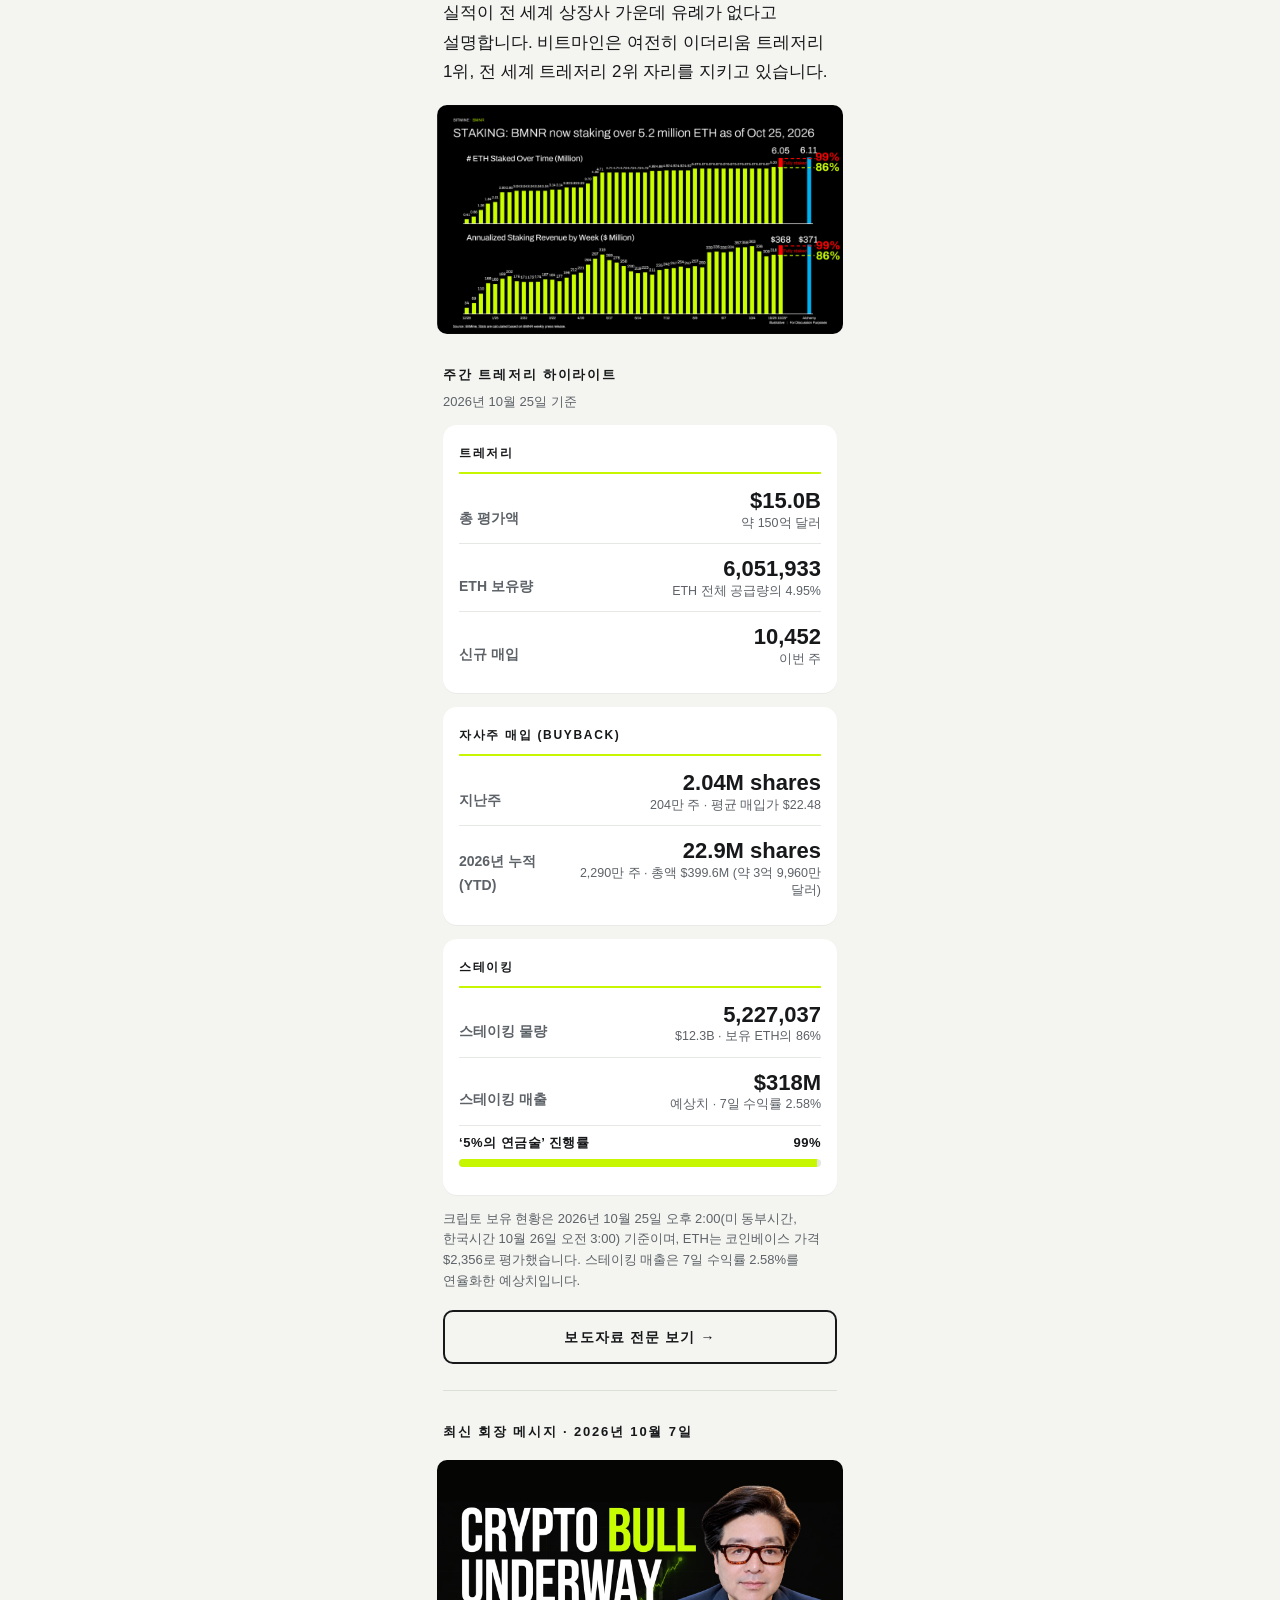
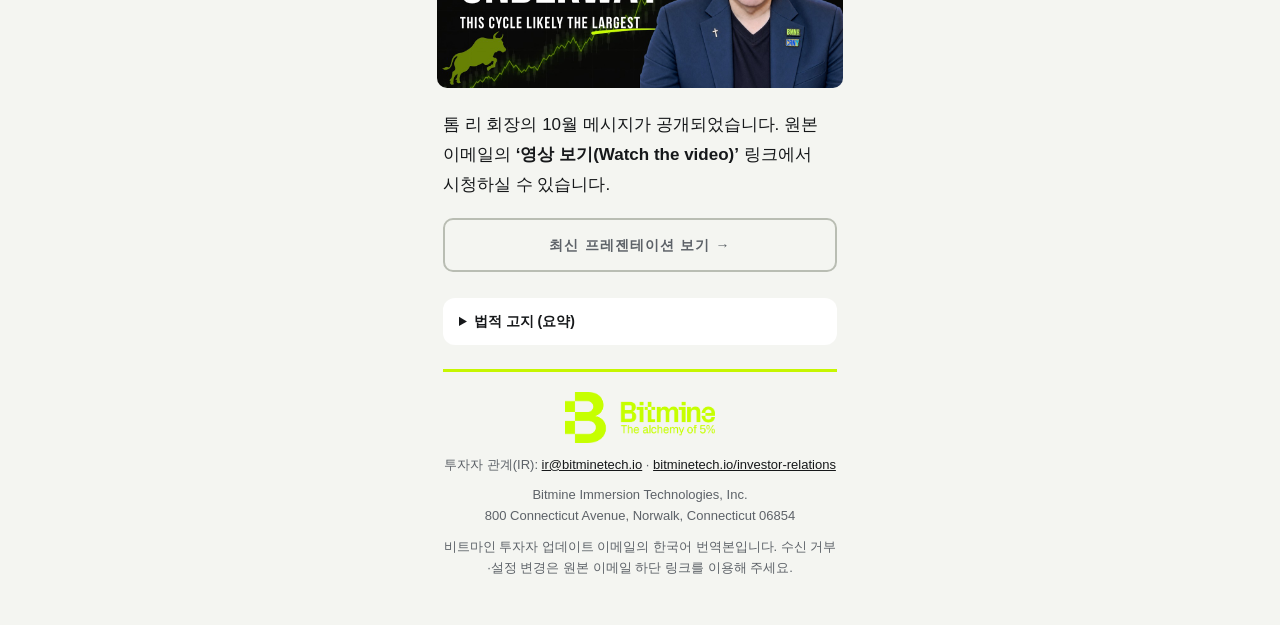
<file: p/2026-10-26.html>
<!DOCTYPE html>
<html lang="ko"><head><meta charset="utf-8">
<meta name="viewport" content="width=device-width, initial-scale=1, viewport-fit=cover">
<meta name="format-detection" content="telephone=no">
<title>비트마인, 지난주 자사주 204만 주 매입… 2026년 누적 2,290만 주 (2026.10.26)</title>
<style>
@page { size: 390px 844px; margin: 0; }
:root { --lime:#c6f600; --ink:#16181a; --sub:#5d6268; --line:#e6e8e3; --bg:#f4f5f1; }
* { box-sizing:border-box; }
html { -webkit-text-size-adjust:100%; }
body { margin:0; background:var(--bg); color:var(--ink);
  font-family:-apple-system, BlinkMacSystemFont, "Apple SD Gothic Neo", "Noto Sans KR", "Noto Sans CJK KR", "Malgun Gothic", sans-serif;
  font-size:17px; line-height:1.75; word-break:keep-all; overflow-wrap:break-word;
  -webkit-print-color-adjust:exact; print-color-adjust:exact; }
.wrap { max-width:430px; margin:0 auto; padding:20px 18px 36px; }
header.brand { display:flex; align-items:center; justify-content:space-between; padding-bottom:10px; border-bottom:3px solid var(--lime); }
header.brand img { height:34px; width:auto; }
.tick { font-size:11px; letter-spacing:.06em; color:var(--sub); text-align:right; line-height:1.4; }
.tick b { color:var(--ink); }
.kicker { margin:22px 0 6px; font-size:12px; font-weight:700; letter-spacing:.14em; color:var(--sub); }
h1 { font-size:25px; line-height:1.4; margin:0 0 8px; letter-spacing:-.01em; }
.src { font-size:13.5px; color:var(--sub); margin:0 0 20px; line-height:1.5; }
.lead { display:flex; gap:14px; align-items:flex-start; background:#fff; border-left:4px solid var(--lime); border-radius:12px; padding:16px 16px 14px; margin:0 0 22px; break-inside:avoid; }
.lead img { width:64px; height:64px; border-radius:50%; object-fit:cover; flex:none; }
.lead blockquote { margin:0; font-weight:700; font-size:16.5px; line-height:1.65; }
.lead .who { margin-top:10px; font-size:12.5px; line-height:1.45; color:var(--sub); }
.lead .who b { display:block; color:var(--ink); font-weight:600; letter-spacing:.02em; }
p { margin:0 0 18px; }
.q { color:var(--ink); }
figure { margin:4px -6px 22px; break-inside:avoid; }
figure img { display:block; width:100%; height:auto; border-radius:10px; }
h2 { font-size:13px; letter-spacing:.14em; font-weight:800; margin:30px 0 4px; }
.asof { font-size:13px; color:var(--sub); margin:0 0 12px; }
.card { background:#fff; border-radius:14px; padding:6px 16px 14px; margin:0 0 14px; box-shadow:0 1px 0 rgba(0,0,0,.04); break-inside:avoid; }
.card h3 { font-size:12px; letter-spacing:.14em; margin:12px 0 2px; padding-bottom:8px; border-bottom:2px solid var(--lime); }
.row { display:flex; justify-content:space-between; align-items:flex-end; gap:10px; padding:11px 0; border-bottom:1px solid var(--line); }
.row:last-child { border-bottom:0; }
.row .k { font-size:14px; color:var(--sub); font-weight:600; padding-bottom:2px; }
.row .v { text-align:right; font-size:22px; font-weight:800; line-height:1.25; font-variant-numeric:tabular-nums; }
.row .v small { display:block; font-size:12.5px; font-weight:400; color:var(--sub); line-height:1.4; }
.prog { margin:6px 0 4px; font-size:13px; font-weight:700; letter-spacing:.04em; display:flex; justify-content:space-between; }
.bar { height:8px; border-radius:4px; background:#e3e6dc; overflow:hidden; margin-bottom:14px; }
.bar i { display:block; height:100%; width:99%; background:var(--lime); }
.note { font-size:13px; line-height:1.6; color:var(--sub); margin:0 0 18px; }
.btn { display:block; text-align:center; text-decoration:none; color:var(--ink); font-weight:800; font-size:14px; letter-spacing:.08em; border:2px solid var(--ink); border-radius:10px; padding:13px 10px; margin:4px 0 26px; }
.btn.alt { border-color:#b9bdb3; color:var(--sub); }
hr { border:0; border-top:1px solid #dcdfd7; margin:26px 0; }
a { color:var(--ink); }
details { background:#fff; border-radius:12px; padding:12px 16px; font-size:14px; line-height:1.65; color:#3d4247; margin:8px 0 24px; break-inside:avoid; }
summary { font-weight:700; cursor:pointer; color:var(--ink); }
details ul { padding-left:18px; margin:10px 0 4px; }
details li { margin-bottom:8px; }
footer { text-align:center; font-size:13px; line-height:1.6; color:var(--sub); border-top:3px solid var(--lime); padding-top:20px; break-inside:avoid; }
footer img { width:150px; height:auto; margin:0 auto 12px; display:block; }
footer p { margin:0 0 10px; }
@media print { details > *:not(summary) { display:block; } .wrap { padding-top:16px; } }
</style><meta name="robots" content="noindex,nofollow,noarchive,nosnippet"><meta name="googlebot" content="noindex,nofollow"><meta name="referrer" content="no-referrer"><meta name="color-scheme" content="light dark"><link rel="stylesheet" href="../post.css"></head>
<body><nav class="bm-top"><a href="../">← 전체 목록</a><span>2026.10.26 (월)</span></nav><div class="wrap">

<header class="brand">
  <img src="2026-10-26/01.png" alt="Bitmine">
  <div class="tick">BITMINE IMMERSION TECHNOLOGIES<br><b>NYSE: BMNR | BMNP</b></div>
</header>

<div class="kicker">보도자료 · 2026년 10월 26일</div>
<h1>비트마인, 지난주 자사주 204만 주 매입… 2026년 누적 2,290만 주</h1>
<p class="src">원문: 2026년 10월 26일 Bitmine Immersion Technologies 보도자료(투자자 업데이트 이메일).</p>

<div class="lead">
  <img src="2026-10-26/img1.png" alt="Thomas &quot;Tom&quot; Lee">
  <div>
    <blockquote>“비트마인은 지난 한 주 동안 평균 매입가 $22.48에 204만 주(2.04 million shares)를 사들이며 자사주 매입을 단행했습니다. 경영진이 비트마인 주가가 상대적으로 저평가되어 있다고 판단할 때, 당사는 시장 여건과 기존 자사주 매입 승인 한도 내에서 주주가치를 높이는 방향(accretively)으로 자사주를 매입할 방침입니다. 주주가치 극대화는 변함없는 당사의 최우선 목표입니다.”</blockquote>
    <div class="who"><b>토머스 ‘톰’ 리 (THOMAS “TOM” LEE)</b>Bitmine Immersion Technologies 회장</div>
  </div>
</div>

<p>비트마인의 토머스 ‘톰’ 리 회장은 “비트마인은 지난 한 주 동안 평균 매입가 $22.48에 204만 주(2.04 million shares)를 사들이며 자사주 매입을 단행했습니다. 경영진이 비트마인 주가가 상대적으로 저평가되어 있다고 판단할 때, 당사는 시장 여건과 기존 자사주 매입 승인 한도 내에서 주주가치를 높이는 방향으로 자사주를 매입할 방침입니다. 주주가치 극대화는 변함없는 당사의 최우선 목표입니다”라고 밝혔습니다.</p>

<p>비트마인은 2026년 들어 평균 매입가 $17.48, 총액 3억 9,960만 달러($399.6 million) 규모로 보통주 2,290만 주(22.9 million shares)를 매입했습니다. 리 회장은 “이는 크립토 트레저리 기업이 실행한 역대 최대 규모의 보통주 자사주 매입으로, 주주에 대한 당사의 확고한 의지를 보여줍니다”라고 말했습니다.</p>

<p>리 회장은 이어 “크립토 시장도 AI 주식 매도세를 촉발한 것과 같은 ‘위험 회피(risk off)’ 흐름에 영향을 받아 하락했습니다. 그러나 2025년 말이나 2026년 초와 달리 이번 크립토 조정 폭은 비교적 얕았습니다. 최근 고점 대비 ETH는 13% 하락한 반면, 같은 기간 미국 반도체 지수($SOXX)는 20% 내렸습니다. 당사는 이 점이 크립토 강세장이 진행 중임을 뒷받침하는 또 하나의 증거라고 봅니다”라고 설명했습니다.</p>

<p>비트마인은 지난 한 주 동안 10,452 ETH를 매입했습니다. 2025년 6월 30일 ETH 트레저리 전략을 시작한 이후 단 한 주도 빠짐없이 매주 ETH를 사들였으며, 회사는 이러한 꾸준한 매입 실적이 전 세계 상장사 가운데 유례가 없다고 설명합니다. 비트마인은 여전히 이더리움 트레저리 1위, 전 세계 트레저리 2위 자리를 지키고 있습니다.</p>

<figure><img src="2026-10-26/img2.png" alt="STAKING: BMNR now staking over 5.2 million ETH as of Oct 25, 2026"></figure>

<h2>주간 트레저리 하이라이트</h2>
<div class="asof">2026년 10월 25일 기준</div>

<div class="card">
  <h3>트레저리</h3>
  <div class="row"><span class="k">총 평가액</span><span class="v">$15.0B<small>약 150억 달러</small></span></div>
  <div class="row"><span class="k">ETH 보유량</span><span class="v">6,051,933<small>ETH 전체 공급량의 4.95%</small></span></div>
  <div class="row"><span class="k">신규 매입</span><span class="v">10,452<small>이번 주</small></span></div>
</div>
<div class="card">
  <h3>자사주 매입 (BUYBACK)</h3>
  <div class="row"><span class="k">지난주</span><span class="v">2.04M shares<small>204만 주 · 평균 매입가 $22.48</small></span></div>
  <div class="row"><span class="k">2026년 누적 (YTD)</span><span class="v">22.9M shares<small>2,290만 주 · 총액 $399.6M (약 3억 9,960만 달러)</small></span></div>
</div>
<div class="card">
  <h3>스테이킹</h3>
  <div class="row"><span class="k">스테이킹 물량</span><span class="v">5,227,037<small>$12.3B · 보유 ETH의 86%</small></span></div>
  <div class="row"><span class="k">스테이킹 매출</span><span class="v">$318M<small>예상치 · 7일 수익률 2.58%</small></span></div>
  <div class="prog"><span>‘5%의 연금술’ 진행률</span><span>99%</span></div>
  <div class="bar"><i></i></div>
</div>
<p class="note">크립토 보유 현황은 2026년 10월 25일 오후 2:00(미 동부시간, 한국시간 10월 26일 오전 3:00) 기준이며, ETH는 코인베이스 가격 $2,356로 평가했습니다. 스테이킹 매출은 7일 수익률 2.58%를 연율화한 예상치입니다.</p>

<a class="btn" href="https://www.bitminetech.io/investor-relations#press-releases">보도자료 전문 보기 →</a>

<hr>

<h2>최신 회장 메시지 · 2026년 10월 7일</h2>
<div style="height:8px"></div>
<figure><img src="2026-10-26/img3.jpg" alt="Crypto Bull Underway — This Cycle Likely the Largest"></figure>
<p>톰 리 회장의 10월 메시지가 공개되었습니다. 원본 이메일의 <b>‘영상 보기(Watch the video)’</b> 링크에서 시청하실 수 있습니다.</p>
<a class="btn alt" href="https://www.bitminetech.io/investor-relations">최신 프레젠테이션 보기 →</a>

<details>
  <summary>법적 고지 (요약)</summary>
  <ul>
    <li>본 이메일은 정보 제공 목적으로만 작성되었으며, 증권의 매도 청약이나 매수 권유가 아니고 투자·재무·세무·법률 자문으로 해석되어서는 안 됩니다.</li>
    <li>투자 결정 전 미국 SEC에 제출된 Form 10-K, 10-Q 등 비트마인의 공시 자료(www.sec.gov)를 검토하고 재무·법률 전문가와 상담하시기 바랍니다.</li>
    <li>본 자료에는 1995년 미국 증권민사소송개혁법상 ‘미래예측진술’이 포함되어 있습니다. 주요 내용: (i) ETH 총공급량 5% 확보 목표(‘5%의 연금술’ 이니셔티브) 및 진행 상황, (ii) 매주 이어지는 ETH 매입과 세계 최대 ETH 트레저리 지위를 포함한 디지털 자산 축적·트레저리 전략, (iii) 경영진이 주가가 상대적으로 저평가되었다고 판단할 때 보통주를 매입하려는 방침과 자사주 매입의 시기·규모·주주가치 제고 효과 및 주주가치 극대화 목표, (iv) 보유 ETH 전체 스테이킹 가정 시 규모 확대 기준 연간 약 3억 6,800만 달러($368 million)의 ETH 스테이킹 보상과 현재 스테이킹 물량 기준 연간 약 3억 1,800만 달러($318 million)의 스테이킹 매출 전망 등 스테이킹 운영, (v) 기관 투자자·수탁 기관·생태계 파트너 대상 MAVAN 확장, (vi) 크립토 강세장 진행·이번 사이클이 역대 최대일 가능성·회사의 강세장 초과 성과 기대 등 시장 상황에 대한 견해, (vii) 미국 반도체 주식 및 기타 위험자산 대비 ETH의 상대적 성과, (viii) GENIUS Act와 SEC ‘Project Crypto’가 금융 서비스를 근본적으로 바꿀 것이라는 견해, (ix) 보유 크립토·현금·유가증권·‘문샷’ 자산의 가치에 관한 진술.</li>
    <li>이러한 진술은 경영진의 현재 기대와 가정에 근거하며, Form 10-K의 위험 요인 등으로 인해 실제 결과가 크게 달라질 수 있습니다. 회사는 법령상 요구되는 경우를 제외하고 이를 갱신할 의무가 없습니다.</li>
  </ul>
</details>

<footer>
  <img src="2026-10-26/09.png" alt="Bitmine — The alchemy of 5%">
  <p>투자자 관계(IR): <a href="mailto:ir@bitminetech.io">ir@bitminetech.io</a> · <a href="https://bitminetech.io/investor-relations">bitminetech.io/investor-relations</a></p>
  <p>Bitmine Immersion Technologies, Inc.<br>800 Connecticut Avenue, Norwalk, Connecticut 06854</p>
  <p>비트마인 투자자 업데이트 이메일의 한국어 번역본입니다. 수신 거부·설정 변경은 원본 이메일 하단 링크를 이용해 주세요.</p>
</footer>

</div></body></html>
</file>
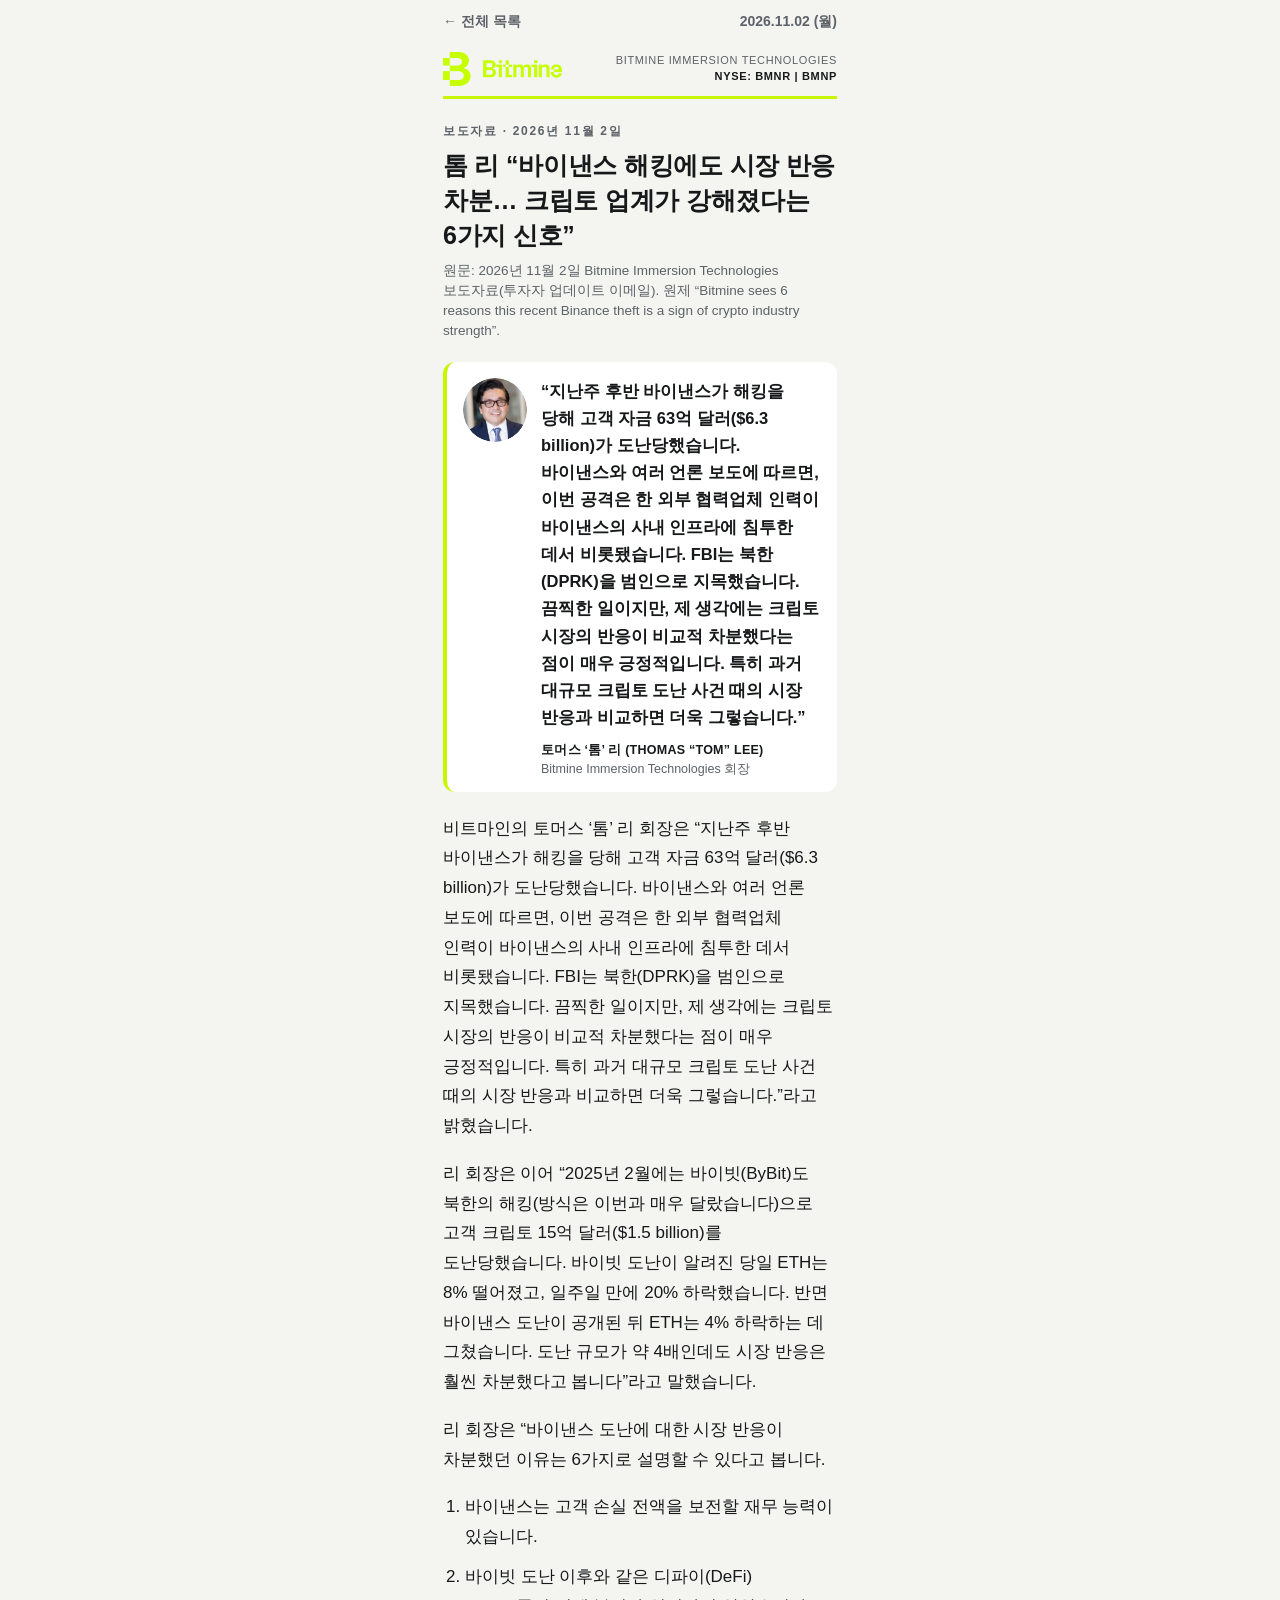
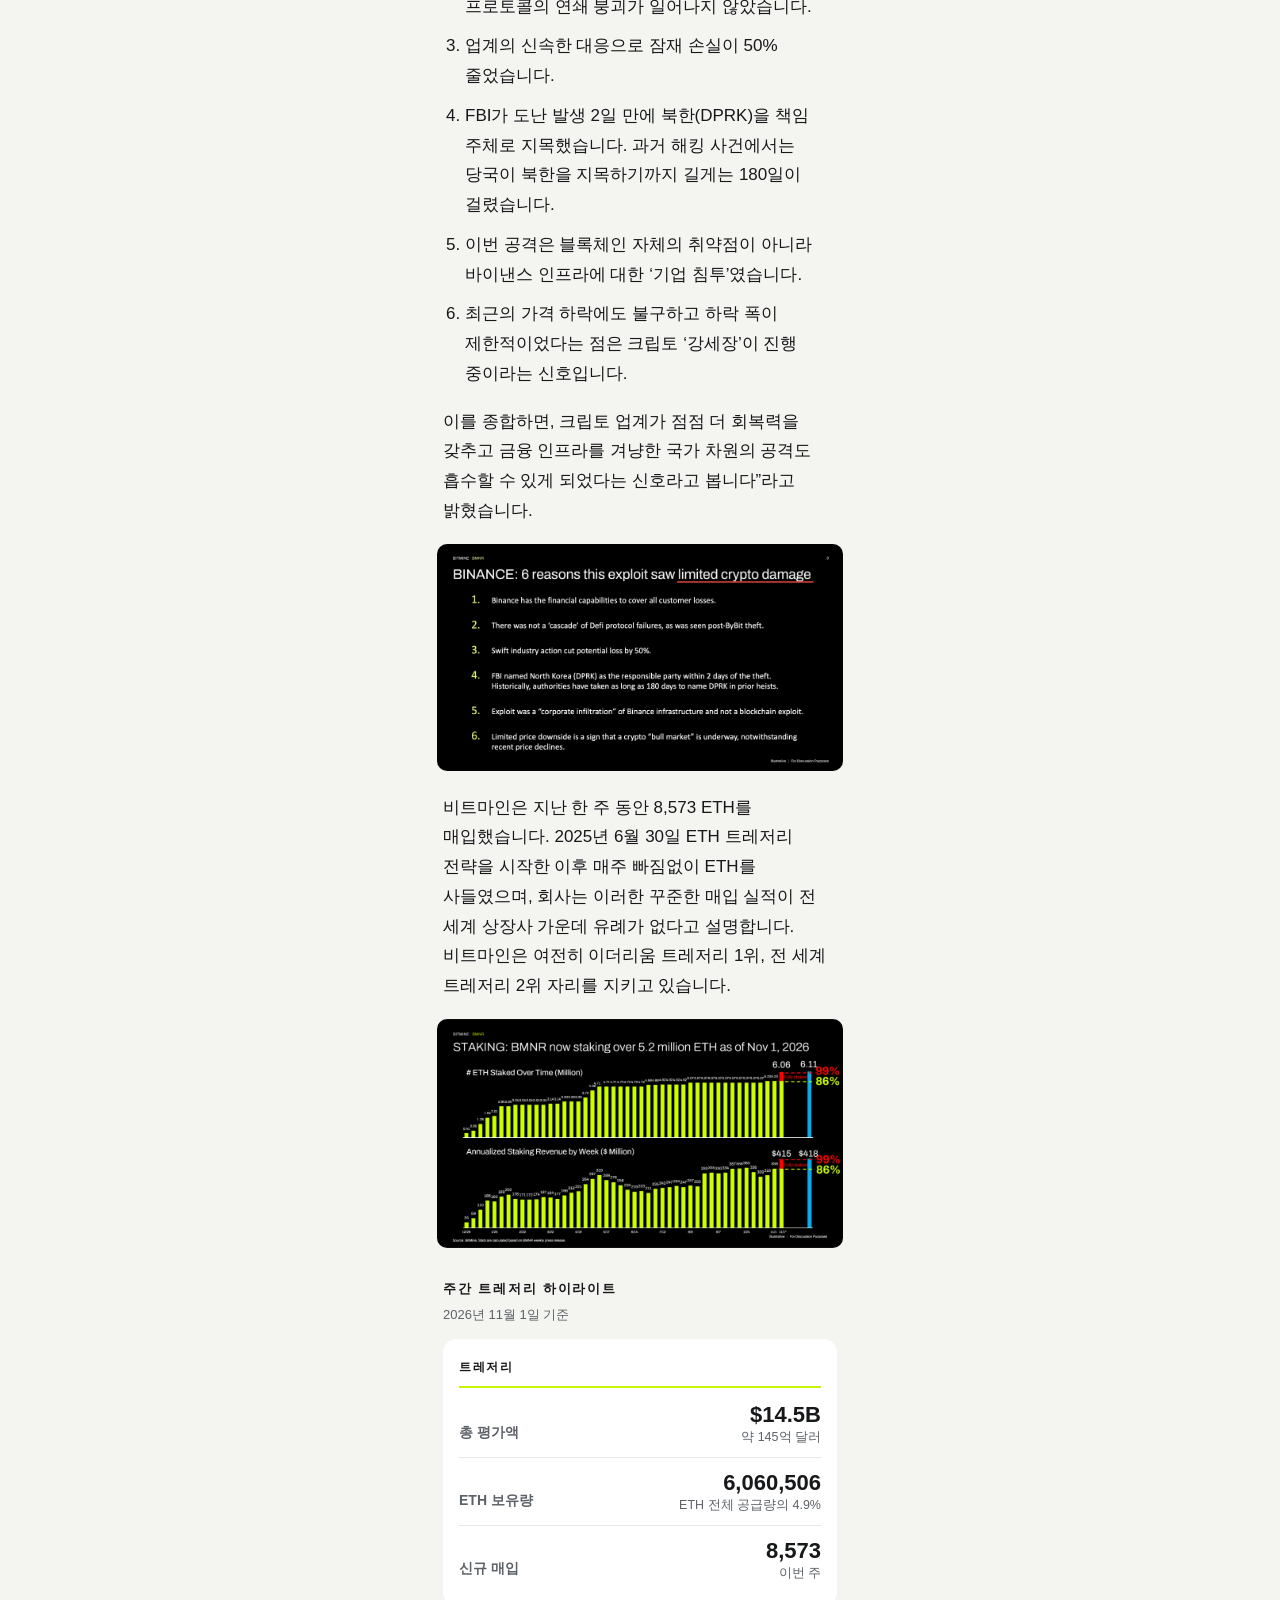
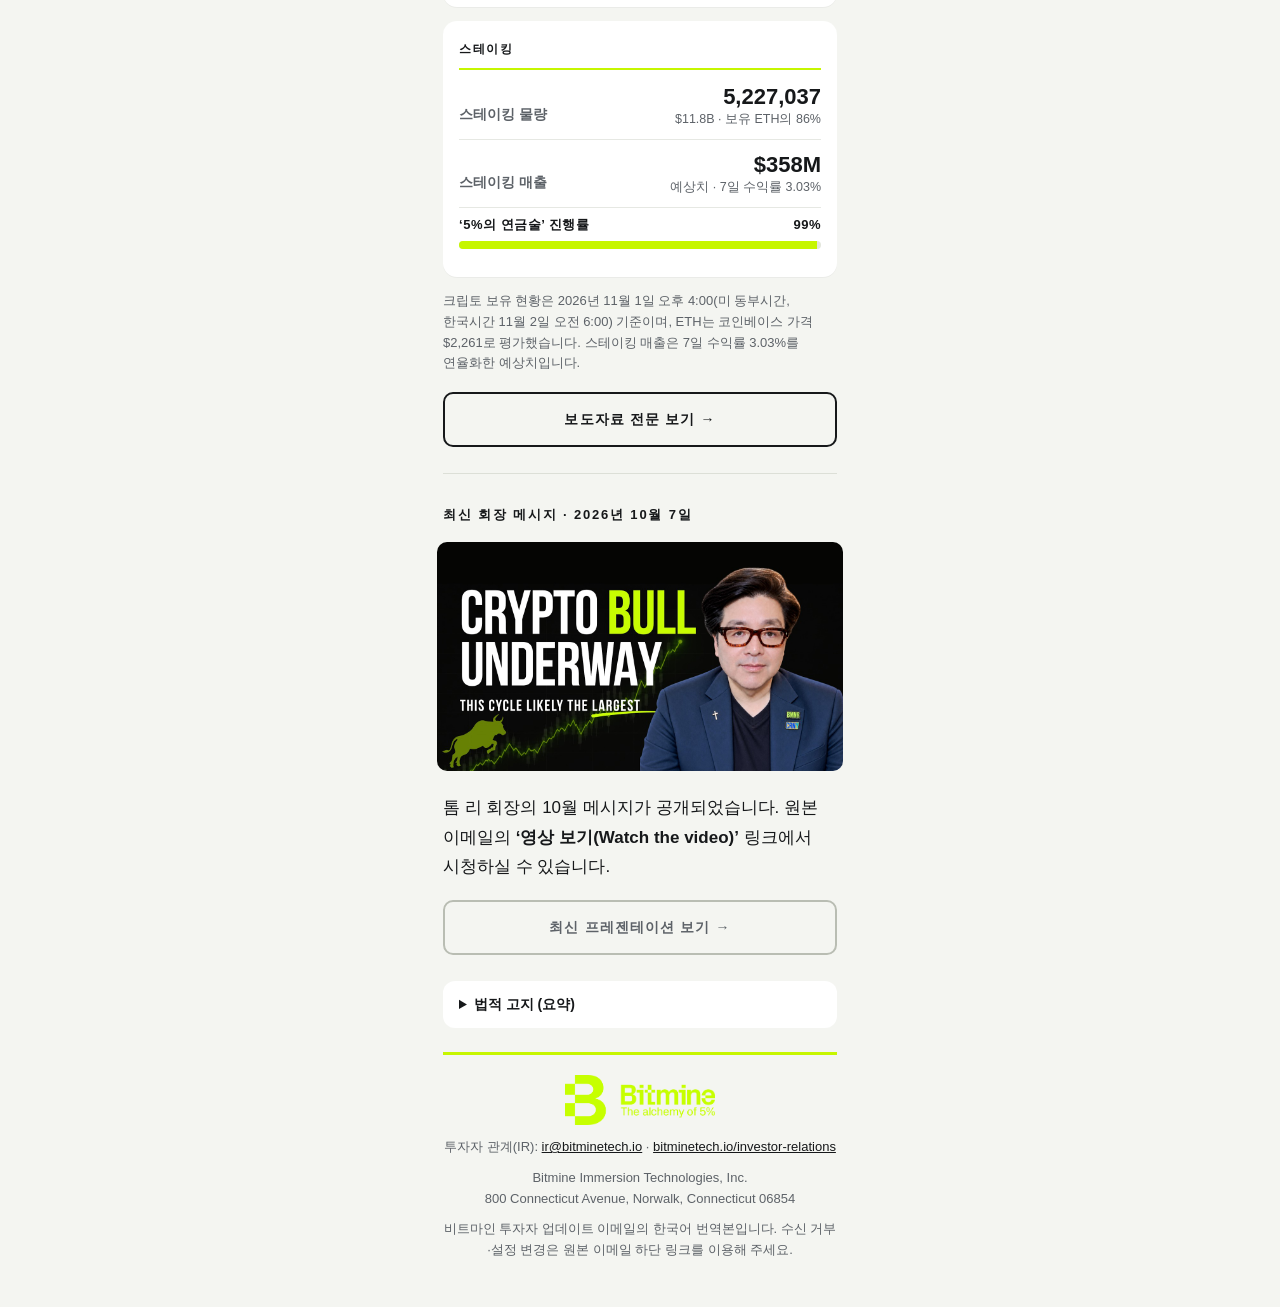
<file: p/2026-11-02.html>
<!DOCTYPE html>
<html lang="ko"><head><meta charset="utf-8">
<meta name="viewport" content="width=device-width, initial-scale=1, viewport-fit=cover">
<meta name="format-detection" content="telephone=no">
<title>톰 리 “바이낸스 해킹에도 시장 반응 차분… 크립토 업계가 강해졌다는 6가지 신호” (2026.11.02)</title>
<style>
@page { size: 390px 844px; margin: 0; }
:root { --lime:#c6f600; --ink:#16181a; --sub:#5d6268; --line:#e6e8e3; --bg:#f4f5f1; }
* { box-sizing:border-box; }
html { -webkit-text-size-adjust:100%; }
body { margin:0; background:var(--bg); color:var(--ink);
  font-family:-apple-system, BlinkMacSystemFont, "Apple SD Gothic Neo", "Noto Sans KR", "Noto Sans CJK KR", "Malgun Gothic", sans-serif;
  font-size:17px; line-height:1.75; word-break:keep-all; overflow-wrap:break-word;
  -webkit-print-color-adjust:exact; print-color-adjust:exact; }
.wrap { max-width:430px; margin:0 auto; padding:20px 18px 36px; }
header.brand { display:flex; align-items:center; justify-content:space-between; padding-bottom:10px; border-bottom:3px solid var(--lime); }
header.brand img { height:34px; width:auto; }
.tick { font-size:11px; letter-spacing:.06em; color:var(--sub); text-align:right; line-height:1.4; }
.tick b { color:var(--ink); }
.kicker { margin:22px 0 6px; font-size:12px; font-weight:700; letter-spacing:.14em; color:var(--sub); }
h1 { font-size:25px; line-height:1.4; margin:0 0 8px; letter-spacing:-.01em; }
.src { font-size:13.5px; color:var(--sub); margin:0 0 20px; line-height:1.5; }
.lead { display:flex; gap:14px; align-items:flex-start; background:#fff; border-left:4px solid var(--lime); border-radius:12px; padding:16px 16px 14px; margin:0 0 22px; break-inside:avoid; }
.lead img { width:64px; height:64px; border-radius:50%; object-fit:cover; flex:none; }
.lead blockquote { margin:0; font-weight:700; font-size:16.5px; line-height:1.65; }
.lead .who { margin-top:10px; font-size:12.5px; line-height:1.45; color:var(--sub); }
.lead .who b { display:block; color:var(--ink); font-weight:600; letter-spacing:.02em; }
p { margin:0 0 18px; }
.q { color:var(--ink); }
figure { margin:4px -6px 22px; break-inside:avoid; }
figure img { display:block; width:100%; height:auto; border-radius:10px; }
h2 { font-size:13px; letter-spacing:.14em; font-weight:800; margin:30px 0 4px; }
.asof { font-size:13px; color:var(--sub); margin:0 0 12px; }
.card { background:#fff; border-radius:14px; padding:6px 16px 14px; margin:0 0 14px; box-shadow:0 1px 0 rgba(0,0,0,.04); break-inside:avoid; }
.card h3 { font-size:12px; letter-spacing:.14em; margin:12px 0 2px; padding-bottom:8px; border-bottom:2px solid var(--lime); }
.row { display:flex; justify-content:space-between; align-items:flex-end; gap:10px; padding:11px 0; border-bottom:1px solid var(--line); }
.row:last-child { border-bottom:0; }
.row .k { font-size:14px; color:var(--sub); font-weight:600; padding-bottom:2px; }
.row .v { text-align:right; font-size:22px; font-weight:800; line-height:1.25; font-variant-numeric:tabular-nums; }
.row .v small { display:block; font-size:12.5px; font-weight:400; color:var(--sub); line-height:1.4; }
.prog { margin:6px 0 4px; font-size:13px; font-weight:700; letter-spacing:.04em; display:flex; justify-content:space-between; }
.bar { height:8px; border-radius:4px; background:#e3e6dc; overflow:hidden; margin-bottom:14px; }
.bar i { display:block; height:100%; width:99%; background:var(--lime); }
.note { font-size:13px; line-height:1.6; color:var(--sub); margin:0 0 18px; }
.btn { display:block; text-align:center; text-decoration:none; color:var(--ink); font-weight:800; font-size:14px; letter-spacing:.08em; border:2px solid var(--ink); border-radius:10px; padding:13px 10px; margin:4px 0 26px; }
.btn.alt { border-color:#b9bdb3; color:var(--sub); }
hr { border:0; border-top:1px solid #dcdfd7; margin:26px 0; }
a { color:var(--ink); }
details { background:#fff; border-radius:12px; padding:12px 16px; font-size:14px; line-height:1.65; color:#3d4247; margin:8px 0 24px; break-inside:avoid; }
summary { font-weight:700; cursor:pointer; color:var(--ink); }
details ul { padding-left:18px; margin:10px 0 4px; }
details li { margin-bottom:8px; }
footer { text-align:center; font-size:13px; line-height:1.6; color:var(--sub); border-top:3px solid var(--lime); padding-top:20px; break-inside:avoid; }
footer img { width:150px; height:auto; margin:0 auto 12px; display:block; }
footer p { margin:0 0 10px; }
@media print { details > *:not(summary) { display:block; } .wrap { padding-top:16px; } }
ol { margin:0 0 18px; padding-left:22px; } ol li { margin-bottom:10px; }
</style><meta name="robots" content="noindex,nofollow,noarchive,nosnippet"><meta name="googlebot" content="noindex,nofollow"><meta name="referrer" content="no-referrer"><meta name="color-scheme" content="light dark"><link rel="stylesheet" href="../post.css"></head>
<body><nav class="bm-top"><a href="../">← 전체 목록</a><span>2026.11.02 (월)</span></nav><div class="wrap">

<header class="brand">
  <img src="2026-11-02/01.png" alt="Bitmine">
  <div class="tick">BITMINE IMMERSION TECHNOLOGIES<br><b>NYSE: BMNR | BMNP</b></div>
</header>

<div class="kicker">보도자료 · 2026년 11월 2일</div>
<h1>톰 리 “바이낸스 해킹에도 시장 반응 차분… 크립토 업계가 강해졌다는 6가지 신호”</h1>
<p class="src">원문: 2026년 11월 2일 Bitmine Immersion Technologies 보도자료(투자자 업데이트 이메일). 원제 “Bitmine sees 6 reasons this recent Binance theft is a sign of crypto industry strength”.</p>

<div class="lead">
  <img src="2026-11-02/img1.png" alt="Tom Lee, Chairman of Bitmine">
  <div>
    <blockquote>“지난주 후반 바이낸스가 해킹을 당해 고객 자금 63억 달러($6.3 billion)가 도난당했습니다. 바이낸스와 여러 언론 보도에 따르면, 이번 공격은 한 외부 협력업체 인력이 바이낸스의 사내 인프라에 침투한 데서 비롯됐습니다. FBI는 북한(DPRK)을 범인으로 지목했습니다. 끔찍한 일이지만, 제 생각에는 크립토 시장의 반응이 비교적 차분했다는 점이 매우 긍정적입니다. 특히 과거 대규모 크립토 도난 사건 때의 시장 반응과 비교하면 더욱 그렇습니다.”</blockquote>
    <div class="who"><b>토머스 ‘톰’ 리 (THOMAS “TOM” LEE)</b>Bitmine Immersion Technologies 회장</div>
  </div>
</div>

<p>비트마인의 토머스 ‘톰’ 리 회장은 “지난주 후반 바이낸스가 해킹을 당해 고객 자금 63억 달러($6.3 billion)가 도난당했습니다. 바이낸스와 여러 언론 보도에 따르면, 이번 공격은 한 외부 협력업체 인력이 바이낸스의 사내 인프라에 침투한 데서 비롯됐습니다. FBI는 북한(DPRK)을 범인으로 지목했습니다. 끔찍한 일이지만, 제 생각에는 크립토 시장의 반응이 비교적 차분했다는 점이 매우 긍정적입니다. 특히 과거 대규모 크립토 도난 사건 때의 시장 반응과 비교하면 더욱 그렇습니다.”라고 밝혔습니다.</p>

<p>리 회장은 이어 “2025년 2월에는 바이빗(ByBit)도 북한의 해킹(방식은 이번과 매우 달랐습니다)으로 고객 크립토 15억 달러($1.5 billion)를 도난당했습니다. 바이빗 도난이 알려진 당일 ETH는 8% 떨어졌고, 일주일 만에 20% 하락했습니다. 반면 바이낸스 도난이 공개된 뒤 ETH는 4% 하락하는 데 그쳤습니다. 도난 규모가 약 4배인데도 시장 반응은 훨씬 차분했다고 봅니다”라고 말했습니다.</p>

<p>리 회장은 “바이낸스 도난에 대한 시장 반응이 차분했던 이유는 6가지로 설명할 수 있다고 봅니다.</p>

<ol>
  <li>바이낸스는 고객 손실 전액을 보전할 재무 능력이 있습니다.</li>
  <li>바이빗 도난 이후와 같은 디파이(DeFi) 프로토콜의 연쇄 붕괴가 일어나지 않았습니다.</li>
  <li>업계의 신속한 대응으로 잠재 손실이 50% 줄었습니다.</li>
  <li>FBI가 도난 발생 2일 만에 북한(DPRK)을 책임 주체로 지목했습니다. 과거 해킹 사건에서는 당국이 북한을 지목하기까지 길게는 180일이 걸렸습니다.</li>
  <li>이번 공격은 블록체인 자체의 취약점이 아니라 바이낸스 인프라에 대한 ‘기업 침투’였습니다.</li>
  <li>최근의 가격 하락에도 불구하고 하락 폭이 제한적이었다는 점은 크립토 ‘강세장’이 진행 중이라는 신호입니다.</li>
</ol>

<p>이를 종합하면, 크립토 업계가 점점 더 회복력을 갖추고 금융 인프라를 겨냥한 국가 차원의 공격도 흡수할 수 있게 되었다는 신호라고 봅니다”라고 밝혔습니다.</p>

<figure><img src="2026-11-02/img2.png" alt="BINANCE: 6 reasons this exploit saw limited crypto damage"></figure>

<p>비트마인은 지난 한 주 동안 8,573 ETH를 매입했습니다. 2025년 6월 30일 ETH 트레저리 전략을 시작한 이후 매주 빠짐없이 ETH를 사들였으며, 회사는 이러한 꾸준한 매입 실적이 전 세계 상장사 가운데 유례가 없다고 설명합니다. 비트마인은 여전히 이더리움 트레저리 1위, 전 세계 트레저리 2위 자리를 지키고 있습니다.</p>

<figure><img src="2026-11-02/img3.png" alt="STAKING: BMNR now staking over 5.2 million ETH as of Nov 1, 2026"></figure>

<h2>주간 트레저리 하이라이트</h2>
<div class="asof">2026년 11월 1일 기준</div>

<div class="card">
  <h3>트레저리</h3>
  <div class="row"><span class="k">총 평가액</span><span class="v">$14.5B<small>약 145억 달러</small></span></div>
  <div class="row"><span class="k">ETH 보유량</span><span class="v">6,060,506<small>ETH 전체 공급량의 4.9%</small></span></div>
  <div class="row"><span class="k">신규 매입</span><span class="v">8,573<small>이번 주</small></span></div>
</div>
<div class="card">
  <h3>스테이킹</h3>
  <div class="row"><span class="k">스테이킹 물량</span><span class="v">5,227,037<small>$11.8B · 보유 ETH의 86%</small></span></div>
  <div class="row"><span class="k">스테이킹 매출</span><span class="v">$358M<small>예상치 · 7일 수익률 3.03%</small></span></div>
  <div class="prog"><span>‘5%의 연금술’ 진행률</span><span>99%</span></div>
  <div class="bar"><i></i></div>
</div>
<p class="note">크립토 보유 현황은 2026년 11월 1일 오후 4:00(미 동부시간, 한국시간 11월 2일 오전 6:00) 기준이며, ETH는 코인베이스 가격 $2,261로 평가했습니다. 스테이킹 매출은 7일 수익률 3.03%를 연율화한 예상치입니다.</p>

<a class="btn" href="https://www.bitminetech.io/investor-relations#press-releases">보도자료 전문 보기 →</a>

<hr>

<h2>최신 회장 메시지 · 2026년 10월 7일</h2>
<div style="height:8px"></div>
<figure><img src="2026-11-02/img4.jpg" alt="Crypto Bull Underway — This Cycle Likely the Largest"></figure>
<p>톰 리 회장의 10월 메시지가 공개되었습니다. 원본 이메일의 <b>‘영상 보기(Watch the video)’</b> 링크에서 시청하실 수 있습니다.</p>
<a class="btn alt" href="https://www.bitminetech.io/investor-relations">최신 프레젠테이션 보기 →</a>

<details>
  <summary>법적 고지 (요약)</summary>
  <ul>
    <li>본 이메일은 정보 제공 목적으로만 작성되었으며, 증권의 매도 청약이나 매수 권유가 아니고 투자·재무·세무·법률 자문으로 해석되어서는 안 됩니다.</li>
    <li>투자 결정 전 미국 SEC에 제출된 Form 10-K, 10-Q 등 비트마인의 공시 자료(www.sec.gov)를 검토하고 재무·법률 전문가와 상담하시기 바랍니다.</li>
    <li>본 자료에는 1995년 미국 증권민사소송개혁법상 ‘미래예측진술’이 포함되어 있습니다. 주요 내용: (i) ETH 총공급량 5% 확보 목표(‘5%의 연금술’ 이니셔티브), (ii) 매주 이어지는 ETH 매입과 세계 최대 ETH 트레저리 지위를 포함한 디지털 자산 축적·트레저리 전략, (iii) 규모 확대 기준 연간 약 4억 1,500만 달러($415 million)의 ETH 스테이킹 보상과 현재 스테이킹 물량 기준 연간 약 3억 5,800만 달러($358 million)의 스테이킹 매출 전망 등 스테이킹 운영, (iv) 기관 투자자·수탁 기관·생태계 파트너 대상 MAVAN 확장, (v) 크립토 강세장이 진행 중이라는 견해와 바이낸스 도난에 대한 시장 반응의 의미·크립토 업계의 회복력에 관한 견해 등 시장 상황에 대한 경영진의 판단, (vi) GENIUS Act와 SEC ‘Project Crypto’가 금융 서비스에 미칠 잠재적 영향에 대한 견해, (vii) 보유 크립토·현금·유가증권·‘문샷’ 자산의 가치에 관한 진술.</li>
    <li>이러한 진술은 경영진의 현재 기대와 가정에 근거하며, Form 10-K의 위험 요인 등으로 인해 실제 결과가 크게 달라질 수 있습니다. 회사는 법령상 요구되는 경우를 제외하고 이를 갱신할 의무가 없습니다.</li>
  </ul>
</details>

<footer>
  <img src="2026-11-02/09.png" alt="Bitmine — The alchemy of 5%">
  <p>투자자 관계(IR): <a href="mailto:ir@bitminetech.io">ir@bitminetech.io</a> · <a href="https://bitminetech.io/investor-relations">bitminetech.io/investor-relations</a></p>
  <p>Bitmine Immersion Technologies, Inc.<br>800 Connecticut Avenue, Norwalk, Connecticut 06854</p>
  <p>비트마인 투자자 업데이트 이메일의 한국어 번역본입니다. 수신 거부·설정 변경은 원본 이메일 하단 링크를 이용해 주세요.</p>
</footer>

</div></body></html>
</file>
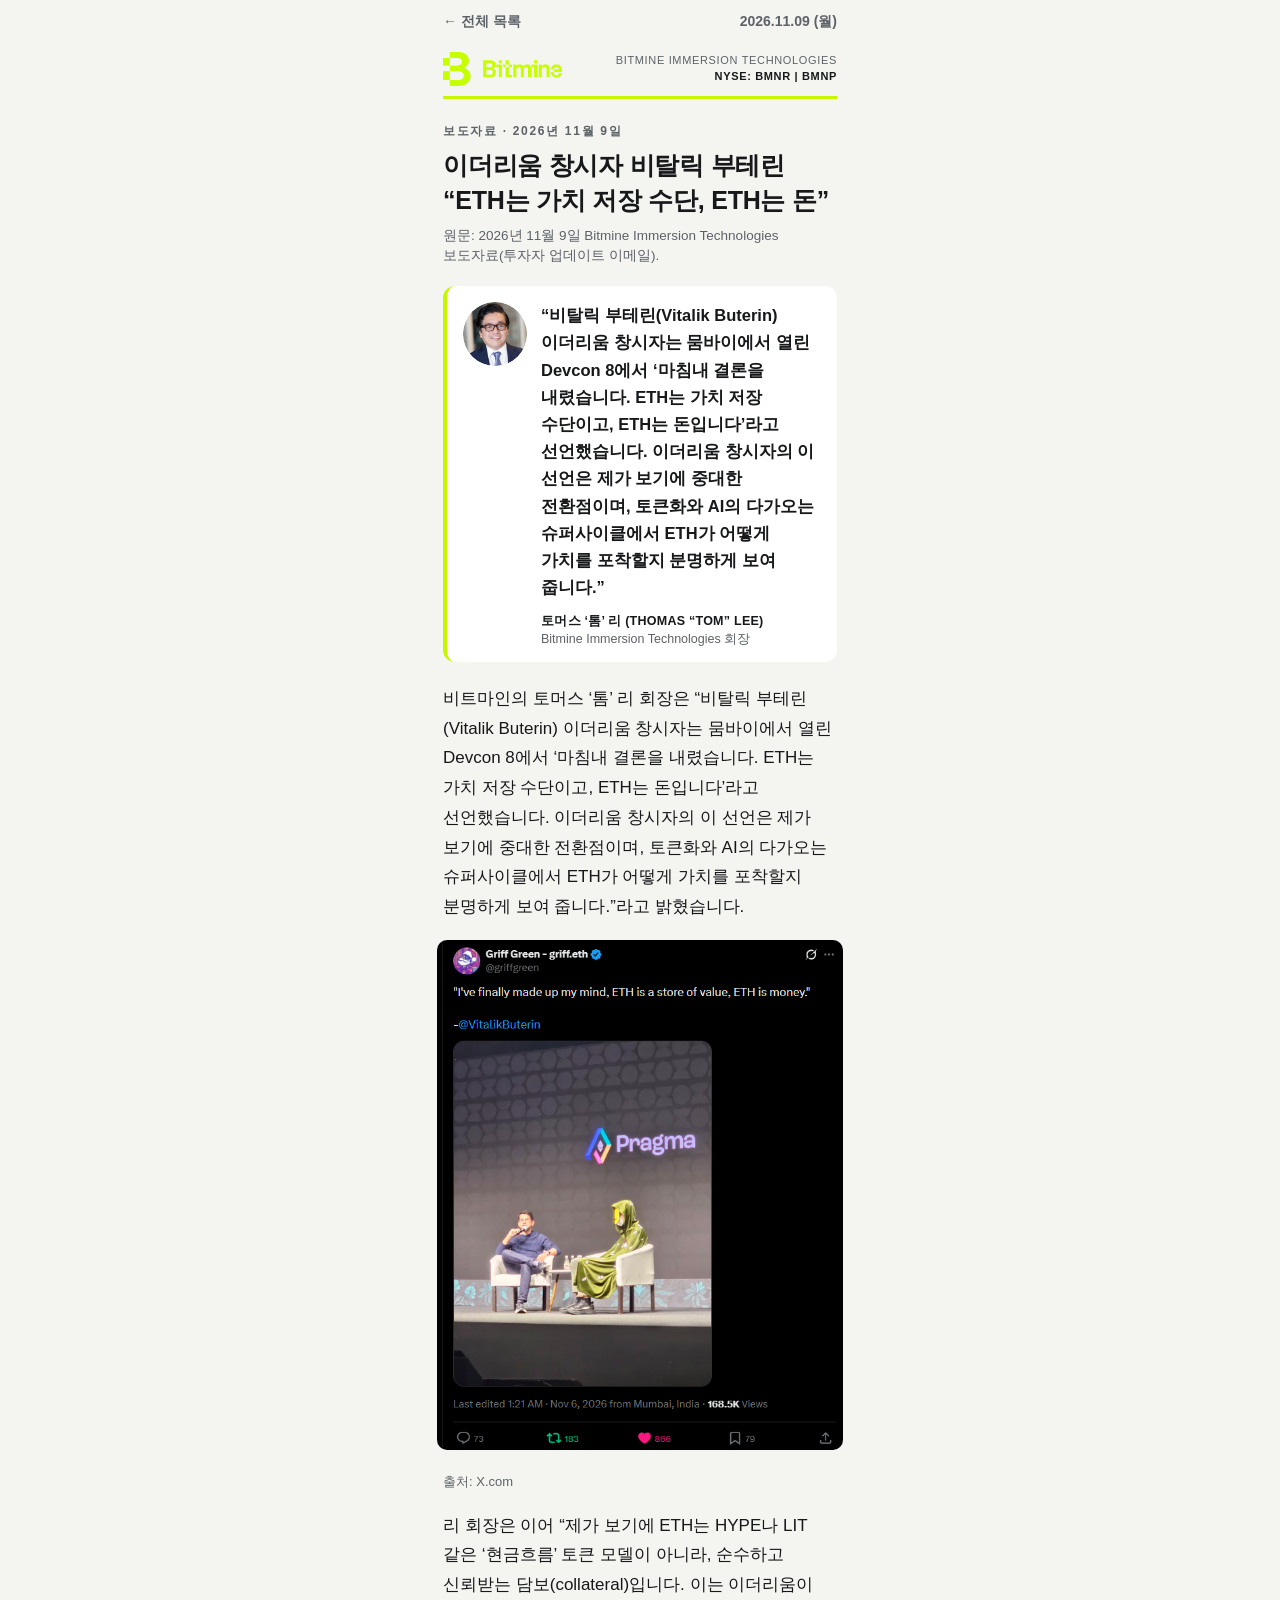
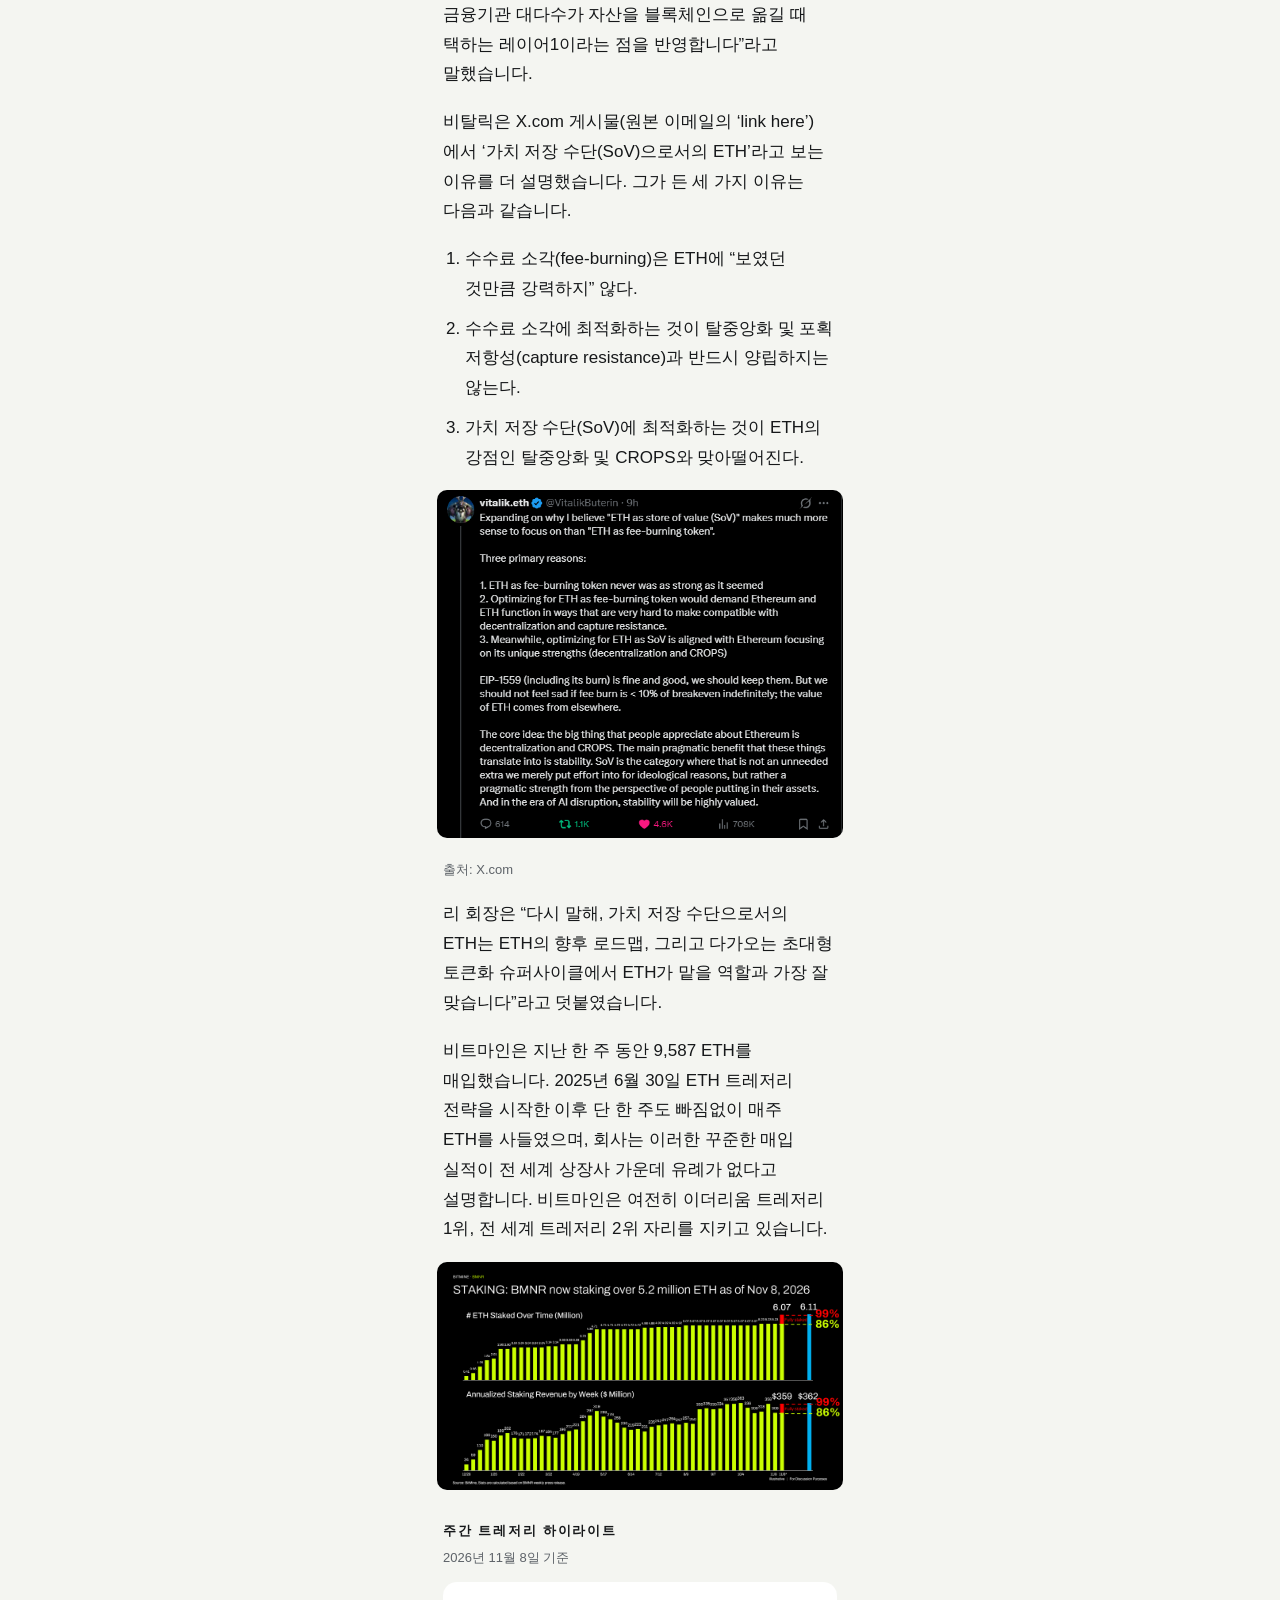
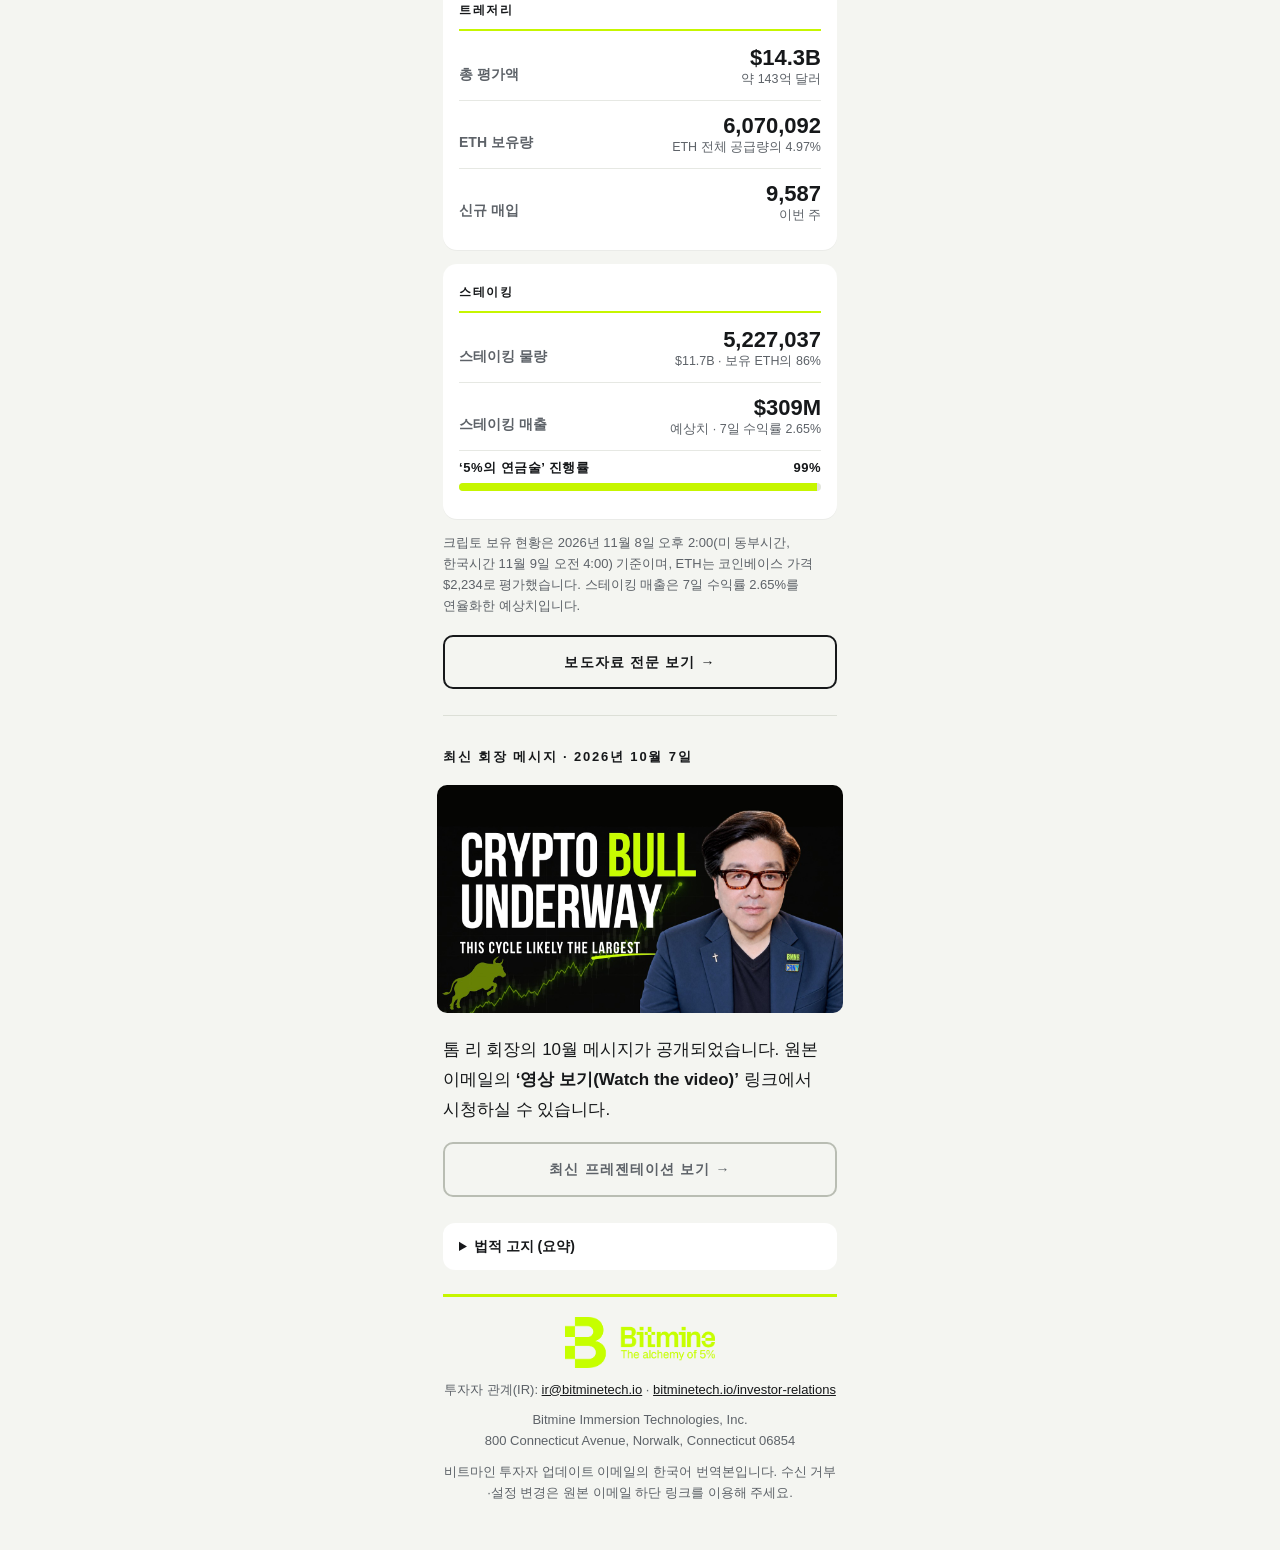
<file: p/2026-11-09.html>
<!DOCTYPE html>
<html lang="ko"><head><meta charset="utf-8">
<meta name="viewport" content="width=device-width, initial-scale=1, viewport-fit=cover">
<meta name="format-detection" content="telephone=no">
<title>비트마인, 비탈릭 부테린 “ETH는 가치 저장 수단, ETH는 돈” (2026.11.9)</title>
<style>
@page { size: 390px 844px; margin: 0; }
:root { --lime:#c6f600; --ink:#16181a; --sub:#5d6268; --line:#e6e8e3; --bg:#f4f5f1; }
* { box-sizing:border-box; }
html { -webkit-text-size-adjust:100%; }
body { margin:0; background:var(--bg); color:var(--ink);
  font-family:-apple-system, BlinkMacSystemFont, "Apple SD Gothic Neo", "Noto Sans KR", "Noto Sans CJK KR", "Malgun Gothic", sans-serif;
  font-size:17px; line-height:1.75; word-break:keep-all; overflow-wrap:break-word;
  -webkit-print-color-adjust:exact; print-color-adjust:exact; }
.wrap { max-width:430px; margin:0 auto; padding:20px 18px 36px; }
header.brand { display:flex; align-items:center; justify-content:space-between; padding-bottom:10px; border-bottom:3px solid var(--lime); }
header.brand img { height:34px; width:auto; }
.tick { font-size:11px; letter-spacing:.06em; color:var(--sub); text-align:right; line-height:1.4; }
.tick b { color:var(--ink); }
.kicker { margin:22px 0 6px; font-size:12px; font-weight:700; letter-spacing:.14em; color:var(--sub); }
h1 { font-size:25px; line-height:1.4; margin:0 0 8px; letter-spacing:-.01em; }
.src { font-size:13.5px; color:var(--sub); margin:0 0 20px; line-height:1.5; }
.lead { display:flex; gap:14px; align-items:flex-start; background:#fff; border-left:4px solid var(--lime); border-radius:12px; padding:16px 16px 14px; margin:0 0 22px; break-inside:avoid; }
.lead img { width:64px; height:64px; border-radius:50%; object-fit:cover; flex:none; }
.lead blockquote { margin:0; font-weight:700; font-size:16.5px; line-height:1.65; }
.lead .who { margin-top:10px; font-size:12.5px; line-height:1.45; color:var(--sub); }
.lead .who b { display:block; color:var(--ink); font-weight:600; letter-spacing:.02em; }
p { margin:0 0 18px; }
.q { color:var(--ink); }
figure { margin:4px -6px 22px; break-inside:avoid; }
figure img { display:block; width:100%; height:auto; border-radius:10px; }
h2 { font-size:13px; letter-spacing:.14em; font-weight:800; margin:30px 0 4px; }
.asof { font-size:13px; color:var(--sub); margin:0 0 12px; }
.card { background:#fff; border-radius:14px; padding:6px 16px 14px; margin:0 0 14px; box-shadow:0 1px 0 rgba(0,0,0,.04); break-inside:avoid; }
.card h3 { font-size:12px; letter-spacing:.14em; margin:12px 0 2px; padding-bottom:8px; border-bottom:2px solid var(--lime); }
.row { display:flex; justify-content:space-between; align-items:flex-end; gap:10px; padding:11px 0; border-bottom:1px solid var(--line); }
.row:last-child { border-bottom:0; }
.row .k { font-size:14px; color:var(--sub); font-weight:600; padding-bottom:2px; }
.row .v { text-align:right; font-size:22px; font-weight:800; line-height:1.25; font-variant-numeric:tabular-nums; }
.row .v small { display:block; font-size:12.5px; font-weight:400; color:var(--sub); line-height:1.4; }
.prog { margin:6px 0 4px; font-size:13px; font-weight:700; letter-spacing:.04em; display:flex; justify-content:space-between; }
.bar { height:8px; border-radius:4px; background:#e3e6dc; overflow:hidden; margin-bottom:14px; }
.bar i { display:block; height:100%; width:99%; background:var(--lime); }
.note { font-size:13px; line-height:1.6; color:var(--sub); margin:0 0 18px; }
.btn { display:block; text-align:center; text-decoration:none; color:var(--ink); font-weight:800; font-size:14px; letter-spacing:.08em; border:2px solid var(--ink); border-radius:10px; padding:13px 10px; margin:4px 0 26px; }
.btn.alt { border-color:#b9bdb3; color:var(--sub); }
hr { border:0; border-top:1px solid #dcdfd7; margin:26px 0; }
a { color:var(--ink); }
details { background:#fff; border-radius:12px; padding:12px 16px; font-size:14px; line-height:1.65; color:#3d4247; margin:8px 0 24px; break-inside:avoid; }
summary { font-weight:700; cursor:pointer; color:var(--ink); }
details ul { padding-left:18px; margin:10px 0 4px; }
details li { margin-bottom:8px; }
footer { text-align:center; font-size:13px; line-height:1.6; color:var(--sub); border-top:3px solid var(--lime); padding-top:20px; break-inside:avoid; }
footer img { width:150px; height:auto; margin:0 auto 12px; display:block; }
footer p { margin:0 0 10px; }
@media print { details > *:not(summary) { display:block; } .wrap { padding-top:16px; } }
ol { margin:0 0 18px; padding-left:22px; } ol li { margin-bottom:10px; }
</style><meta name="robots" content="noindex,nofollow,noarchive,nosnippet"><meta name="googlebot" content="noindex,nofollow"><meta name="referrer" content="no-referrer"><meta name="color-scheme" content="light dark"><link rel="stylesheet" href="../post.css"></head>
<body><nav class="bm-top"><a href="../">← 전체 목록</a><span>2026.11.09 (월)</span></nav><div class="wrap">

<header class="brand">
  <img src="2026-11-09/01.png" alt="Bitmine">
  <div class="tick">BITMINE IMMERSION TECHNOLOGIES<br><b>NYSE: BMNR | BMNP</b></div>
</header>

<div class="kicker">보도자료 · 2026년 11월 9일</div>
<h1>이더리움 창시자 비탈릭 부테린 “ETH는 가치 저장 수단, ETH는 돈”</h1>
<p class="src">원문: 2026년 11월 9일 Bitmine Immersion Technologies 보도자료(투자자 업데이트 이메일).</p>

<div class="lead">
  <img src="2026-11-09/img1.png" alt="Tom Lee, Chairman of Bitmine">
  <div>
    <blockquote>“비탈릭 부테린(Vitalik Buterin) 이더리움 창시자는 뭄바이에서 열린 Devcon 8에서 ‘마침내 결론을 내렸습니다. ETH는 가치 저장 수단이고, ETH는 돈입니다’라고 선언했습니다. 이더리움 창시자의 이 선언은 제가 보기에 중대한 전환점이며, 토큰화와 AI의 다가오는 슈퍼사이클에서 ETH가 어떻게 가치를 포착할지 분명하게 보여 줍니다.”</blockquote>
    <div class="who"><b>토머스 ‘톰’ 리 (THOMAS “TOM” LEE)</b>Bitmine Immersion Technologies 회장</div>
  </div>
</div>

<p>비트마인의 토머스 ‘톰’ 리 회장은 “비탈릭 부테린(Vitalik Buterin) 이더리움 창시자는 뭄바이에서 열린 Devcon 8에서 ‘마침내 결론을 내렸습니다. ETH는 가치 저장 수단이고, ETH는 돈입니다’라고 선언했습니다. 이더리움 창시자의 이 선언은 제가 보기에 중대한 전환점이며, 토큰화와 AI의 다가오는 슈퍼사이클에서 ETH가 어떻게 가치를 포착할지 분명하게 보여 줍니다.”라고 밝혔습니다.</p>

<figure><img src="2026-11-09/img2.png" alt="X post quoting Vitalik Buterin: ETH is a store of value, ETH is money"></figure>
<p class="note">출처: X.com</p>

<p>리 회장은 이어 “제가 보기에 ETH는 HYPE나 LIT 같은 ‘현금흐름’ 토큰 모델이 아니라, 순수하고 신뢰받는 담보(collateral)입니다. 이는 이더리움이 금융기관 대다수가 자산을 블록체인으로 옮길 때 택하는 레이어1이라는 점을 반영합니다”라고 말했습니다.</p>

<p>비탈릭은 X.com 게시물(원본 이메일의 ‘link here’)에서 ‘가치 저장 수단(SoV)으로서의 ETH’라고 보는 이유를 더 설명했습니다. 그가 든 세 가지 이유는 다음과 같습니다.</p>
<ol>
<li>수수료 소각(fee-burning)은 ETH에 “보였던 것만큼 강력하지” 않다.</li>
<li>수수료 소각에 최적화하는 것이 탈중앙화 및 포획 저항성(capture resistance)과 반드시 양립하지는 않는다.</li>
<li>가치 저장 수단(SoV)에 최적화하는 것이 ETH의 강점인 탈중앙화 및 CROPS와 맞아떨어진다.</li>
</ol>

<figure><img src="2026-11-09/img3.png" alt="X post by Vitalik Buterin on ETH as a store of value"></figure>
<p class="note">출처: X.com</p>

<p>리 회장은 “다시 말해, 가치 저장 수단으로서의 ETH는 ETH의 향후 로드맵, 그리고 다가오는 초대형 토큰화 슈퍼사이클에서 ETH가 맡을 역할과 가장 잘 맞습니다”라고 덧붙였습니다.</p>

<p>비트마인은 지난 한 주 동안 9,587 ETH를 매입했습니다. 2025년 6월 30일 ETH 트레저리 전략을 시작한 이후 단 한 주도 빠짐없이 매주 ETH를 사들였으며, 회사는 이러한 꾸준한 매입 실적이 전 세계 상장사 가운데 유례가 없다고 설명합니다. 비트마인은 여전히 이더리움 트레저리 1위, 전 세계 트레저리 2위 자리를 지키고 있습니다.</p>

<figure><img src="2026-11-09/img5.png" alt="STAKING: BMNR now staking over 5.2 million ETH as of Nov 8, 2026"></figure>

<h2>주간 트레저리 하이라이트</h2>
<div class="asof">2026년 11월 8일 기준</div>

<div class="card">
  <h3>트레저리</h3>
  <div class="row"><span class="k">총 평가액</span><span class="v">$14.3B<small>약 143억 달러</small></span></div>
  <div class="row"><span class="k">ETH 보유량</span><span class="v">6,070,092<small>ETH 전체 공급량의 4.97%</small></span></div>
  <div class="row"><span class="k">신규 매입</span><span class="v">9,587<small>이번 주</small></span></div>
</div>
<div class="card">
  <h3>스테이킹</h3>
  <div class="row"><span class="k">스테이킹 물량</span><span class="v">5,227,037<small>$11.7B · 보유 ETH의 86%</small></span></div>
  <div class="row"><span class="k">스테이킹 매출</span><span class="v">$309M<small>예상치 · 7일 수익률 2.65%</small></span></div>
  <div class="prog"><span>‘5%의 연금술’ 진행률</span><span>99%</span></div>
  <div class="bar"><i></i></div>
</div>
<p class="note">크립토 보유 현황은 2026년 11월 8일 오후 2:00(미 동부시간, 한국시간 11월 9일 오전 4:00) 기준이며, ETH는 코인베이스 가격 $2,234로 평가했습니다. 스테이킹 매출은 7일 수익률 2.65%를 연율화한 예상치입니다.</p>

<a class="btn" href="https://www.bitminetech.io/investor-relations#press-releases">보도자료 전문 보기 →</a>

<hr>

<h2>최신 회장 메시지 · 2026년 10월 7일</h2>
<div style="height:8px"></div>
<figure><img src="2026-11-09/img4.jpg" alt="Crypto Bull Underway — This Cycle Likely the Largest"></figure>
<p>톰 리 회장의 10월 메시지가 공개되었습니다. 원본 이메일의 <b>‘영상 보기(Watch the video)’</b> 링크에서 시청하실 수 있습니다.</p>
<a class="btn alt" href="https://www.bitminetech.io/investor-relations">최신 프레젠테이션 보기 →</a>

<details>
  <summary>법적 고지 (요약)</summary>
  <ul>
    <li>본 이메일은 정보 제공 목적으로만 작성되었으며, 증권의 매도 청약이나 매수 권유가 아니고 투자·재무·세무·법률 자문으로 해석되어서는 안 됩니다.</li>
    <li>투자 결정 전 미국 SEC에 제출된 Form 10-K, 10-Q 등 비트마인의 공시 자료(www.sec.gov)를 검토하고 재무·법률 전문가와 상담하시기 바랍니다.</li>
    <li>본 자료에는 1995년 미국 증권민사소송개혁법상 ‘미래예측진술’이 포함되어 있습니다. 주요 내용: (i) ETH 총공급량 5% 확보 목표(‘5%의 연금술’ 이니셔티브), (ii) 매주 이어지는 ETH 매입과 세계 최대 ETH 트레저리 지위를 포함한 디지털 자산 축적·트레저리 전략, (iii) 규모 확대 기준 연간 약 3억 5,900만 달러($359 million)의 ETH 스테이킹 보상과 현재 스테이킹 물량 기준 연간 약 3억 900만 달러($309 million)의 스테이킹 매출 전망 등 스테이킹 운영, (iv) 기관 투자자·수탁 기관·생태계 파트너 대상 MAVAN 확장, (v) 크립토 강세장이 진행 중이라는 견해와 바이낸스 도난에 대한 시장 반응의 의미·크립토 업계의 회복력에 관한 견해 등 시장 상황에 대한 경영진의 판단, (vi) GENIUS Act와 SEC ‘Project Crypto’가 금융 서비스에 미칠 잠재적 영향에 대한 견해, (vii) 보유 크립토·현금·유가증권·‘문샷’ 자산의 가치에 관한 진술.</li>
    <li>이러한 진술은 경영진의 현재 기대와 가정에 근거하며, Form 10-K의 위험 요인 등으로 인해 실제 결과가 크게 달라질 수 있습니다. 회사는 법령상 요구되는 경우를 제외하고 이를 갱신할 의무가 없습니다.</li>
  </ul>
</details>

<footer>
  <img src="2026-11-09/09.png" alt="Bitmine — The alchemy of 5%">
  <p>투자자 관계(IR): <a href="mailto:ir@bitminetech.io">ir@bitminetech.io</a> · <a href="https://bitminetech.io/investor-relations">bitminetech.io/investor-relations</a></p>
  <p>Bitmine Immersion Technologies, Inc.<br>800 Connecticut Avenue, Norwalk, Connecticut 06854</p>
  <p>비트마인 투자자 업데이트 이메일의 한국어 번역본입니다. 수신 거부·설정 변경은 원본 이메일 하단 링크를 이용해 주세요.</p>
</footer>

</div></body></html>
</file>
<file: post.css>
/* 번역 HTML 원본에 덧입히는 스타일: 아이폰 폭 넘침 방지 + 다크모드 */
html,body{max-width:100%;overflow-x:hidden}
img,video{max-width:100%!important}
img[height],video[height]{height:auto!important}
table{max-width:100%!important}pre{white-space:pre-wrap}
.bm-top{display:flex;justify-content:space-between;align-items:center;max-width:430px;margin:0 auto;padding:calc(12px + env(safe-area-inset-top)) 18px 0;font:600 14px/1.4 -apple-system,BlinkMacSystemFont,"Apple SD Gothic Neo",sans-serif;color:#5d6268}
.bm-top a{color:inherit;text-decoration:none}
@media (prefers-color-scheme:dark){
 :root{--bg:#101214;--ink:#eceee9;--sub:#a0a59c;--line:#2a2e33;color-scheme:dark}
 body{background:#101214!important;color:#eceee9}
 .lead,.card,details{background:#1a1d21!important}
 details{color:#c9cdc5!important}
 .bar{background:#2a2e33!important}
 a{color:#e7f7a0}
 .btn{color:#eceee9!important;border-color:#eceee9!important}.btn.alt{border-color:#5d6268!important;color:#a0a59c!important}
 hr{border-top-color:#2a2e33!important}
 .bm-top{color:#a0a59c}
}
</file>
